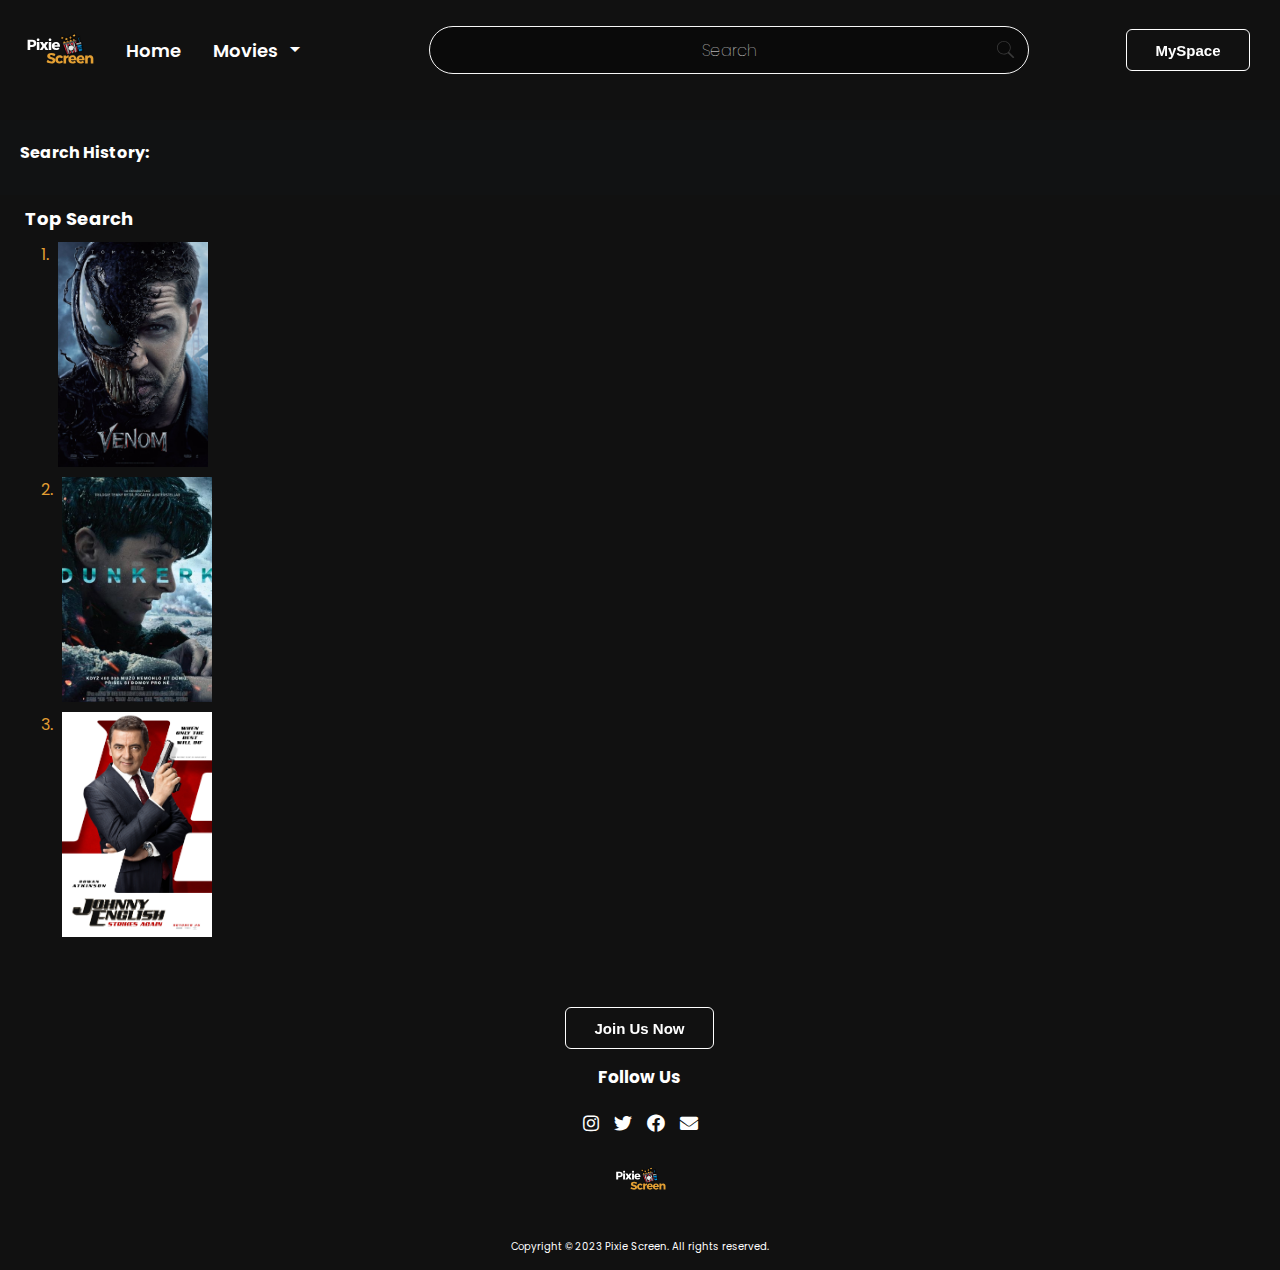
<file: search.html>
<!DOCTYPE html>
<html lang="en">
<head>
    <meta charset="UTF-8">
    <meta name="viewport" content="width=device-width, initial-scale=1.0">
    <title>PixieScreen</title>
    <link href='https://unpkg.com/boxicons@2.1.4/css/boxicons.min.css' rel='stylesheet'>
    <link rel="shortcut icon" sizes="48x48" href="images/titlelogo.svg" type="image/x-icon">
    <link rel="stylesheet" href="search.css">
    <link rel="stylesheet" href="responsive.css">
    <link href="https://fonts.googleapis.com/icon?family=Material+Icons" rel="stylesheet">
    <link rel="stylesheet" href="https://cdnjs.cloudflare.com/ajax/libs/font-awesome/6.2.1/css/all.min.css">
    <link rel="stylesheet" href="https://cdnjs.cloudflare.com/ajax/libs/font-awesome/4.7.0/css/font-awesome.min.css">
    <link rel="stylesheet" href="https://cdnjs.cloudflare.com/ajax/libs/font-awesome/5.15.3/css/all.min.css">
</head>
<body>
    
    <!-- Navigation -->
    <div class="nav" id="nav">
        <div class="nav-left">
            <img src="images/logo.svg" alt="" class="nav__logo">
            <ul class="nav-links">
                <li class="nav-link"><a href="homepage.html">Home</a></li>
                <li class="nav-link movies">
                    <a href="moviespage.html">Movies
                        <span class="material-icons dropdown-icon">
                            arrow_drop_down
                        </span>
                    </a>
                    <ul class="dropdown">
                        <li><a href="topmoviepage.html">Top Movies</a></li>
                        <li><a href="genrepage.html">Genre</a></li>
                    </ul>
                </li>
            </ul>
        </div>
        <div class="search-header">
            <input placeholder="Search" class="search-header__input" type="text" />
            <button class="search-header__button">
              <svg
                fill="none"
                viewBox="0 0 18 18"
                height="18"
                width="18"
                class="search-header__icon"
              >
                <path
                  fill="#3A3A3A"
                  d="M7.132 0C3.197 0 0 3.124 0 6.97c0 3.844 3.197 6.969 7.132 6.969 1.557 0 2.995-.49 4.169-1.32L16.82 18 18 16.847l-5.454-5.342a6.846 6.846 0 0 0 1.718-4.536C14.264 3.124 11.067 0 7.132 0zm0 .82c3.48 0 6.293 2.748 6.293 6.15 0 3.4-2.813 6.149-6.293 6.149S.839 10.37.839 6.969C.839 3.568 3.651.82 7.132.82z"
                ></path>
              </svg>
            </button>
            <div id="search-history-container"></div>
          </div>
          
            <button class="btn"><a href="myspace.html">MySpace</a></button>
        </div>
    </div>
    <div id="search-history-section">
        <div class="current-search-term">
            <strong> Search History:</strong> <span id="current-search-term"></span>
        </div>
        <div id="search-history"></div>
    </div>
 
    <div class="row">
        <h2 class="titles">Top Search</h2>
        <div class="poster-list">
            <div class="movie-card">
                <span class="poster-number">1.</span>
                <img src="images/Myspace/m1.jpg" alt="" class="row_poster">
                <div class="movie-info">
                    <div class="movie-details">
                        <p class="movie-title">Venom (2018)</p>
                        <div class="movie-btns">
                            <button class="movie-btn watchButton" data-video="https://dl.dropboxusercontent.com/scl/fi/8om855jbzgw4jmiy310x6/homecoming.mp4?rlkey=1jggpo54aev08nsxltt621ha5&dl=0">
                                Watch
                            </button>
                            <button class="movie-btn"><i class="fa-solid fa-bookmark"></i>Watchlist</button>
                        </div>
                        <p class="synopsis">A failed reporter is bonded to an alien entity, one of many 
                           symbiotes who have invaded Earth. But the being takes a liking to 
                           Earth and decides to protect it.
                        </p>
                        <div class="rating">
                            <i class="fas fa-solid fa-star"></i>
                            <i class="fas fa-solid fa-star"></i>
                            <i class="fas fa-solid fa-star"></i>
                            <i class="fas fa-solid fa-star"></i>
                            <i class="fa-regular fa-star"></i>
                            <span class="rate">4/5</span>
                        </div>
                        <div class="tags">
                            <span class="tag">Sci-Fi</span>
                            <span class="tag">Action</span>
                        </div>
                    </div>
                </div>
            </div>
            <div class="movie-card">
                <span class="poster-number">2.</span>
                <img src="images/Myspace/m2.jpg" alt="" class="row_poster">
                <div class="movie-info">
                    <div class="movie-details">
                        <p class="movie-title">Dunkerk</p>
                        <div class="movie-btns">
                            <button class="movie-btn watchButton" data-video="https://dl.dropboxusercontent.com/scl/fi/8om855jbzgw4jmiy310x6/homecoming.mp4?rlkey=1jggpo54aev08nsxltt621ha5&dl=0">
                                Watch
                            </button>
                            <button class="movie-btn"><i class="fa-solid fa-bookmark"></i>Watchlist</button>
                        </div>
                        <p class="synopsis">A failed reporter is bonded to an alien entity, one of many 
                           symbiotes who have invaded Earth. But the being takes a liking to 
                           Earth and decides to protect it.
                        </p>
                        <div class="rating">
                            <i class="fas fa-solid fa-star"></i>
                            <i class="fas fa-solid fa-star"></i>
                            <i class="fas fa-solid fa-star"></i>
                            <i class="fas fa-solid fa-star"></i>
                            <i class="fa-regular fa-star"></i>
                            <span class="rate">4/5</span>
                        </div>
                        <div class="tags">
                            <span class="tag">Thriller</span>
                            <span class="tag">Action</span>
                        </div>
                    </div>
                </div>
            </div>
            <div class="movie-card">
                <span class="poster-number">3.</span>
                <img src="images/Myspace/coming1.jpg" alt="" class="row_poster">
                <div class="movie-info">
                    <div class="movie-details">
                        <p class="movie-title">Johnny English (2018)</p>
                        <div class="movie-btns">
                            <button class="movie-btn watchButton" data-video="https://dl.dropboxusercontent.com/scl/fi/8om855jbzgw4jmiy310x6/homecoming.mp4?rlkey=1jggpo54aev08nsxltt621ha5&dl=0">
                                Watch
                            </button>
                            <button class="movie-btn"><i class="fa-solid fa-bookmark"></i>Watchlist</button>
                        </div>
                        <p class="synopsis">A failed reporter is bonded to an alien entity, one of many 
                           symbiotes who have invaded Earth. But the being takes a liking to 
                           Earth and decides to protect it.
                        </p>
                        <div class="rating">
                            <i class="fas fa-solid fa-star"></i>
                            <i class="fas fa-solid fa-star"></i>
                            <i class="fas fa-solid fa-star"></i>
                            <i class="fas fa-solid fa-star"></i>
                            <i class="fa-regular fa-star"></i>
                            <span class="rate">4/5</span>
                        </div>
                        <div class="tags">
                            <span class="tag">Sci-Fi</span>
                            <span class="tag">Action</span>
                        </div>
                    </div>
                </div>
            </div>
        </div>
    </div>
   
            

   <!-- footer -->
   <footer>
    <div class="btnFooter">
        <button class="btnSignUp">Join Us Now</button>
    </div>
    <div class="footer-content">
        <h3 class="followUs title">Follow Us</h3>
        <ul class="followUs">
            <li><a href=""><i class="fab fa-brands fa-instagram"></i></a></li>
            <li><a href=""><i class="fab fa-brands fa-twitter"></i></a></li>
            <li><a href=""><i class="fab fa-brands fa-facebook"></i></a></li>
            <li><a href=""><i class="fas fa-regular fa-envelope"></i></a></li>
        </ul>
    </div>
    <div class="footer-content">
        <a href="#nav"><img src="images/logo.svg" alt="" class="nav__logoFooter"></a>
    </div>
    <div class="footer-content">
        <p class="copyrightFooter">Copyright &copy; 2023 Pixie Screen. All rights reserved.</p>
    </div>
</footer>

<!-- link to the javascript file -->
<script src="mainsc.js"></script>
    </body>
    </html>
</file>
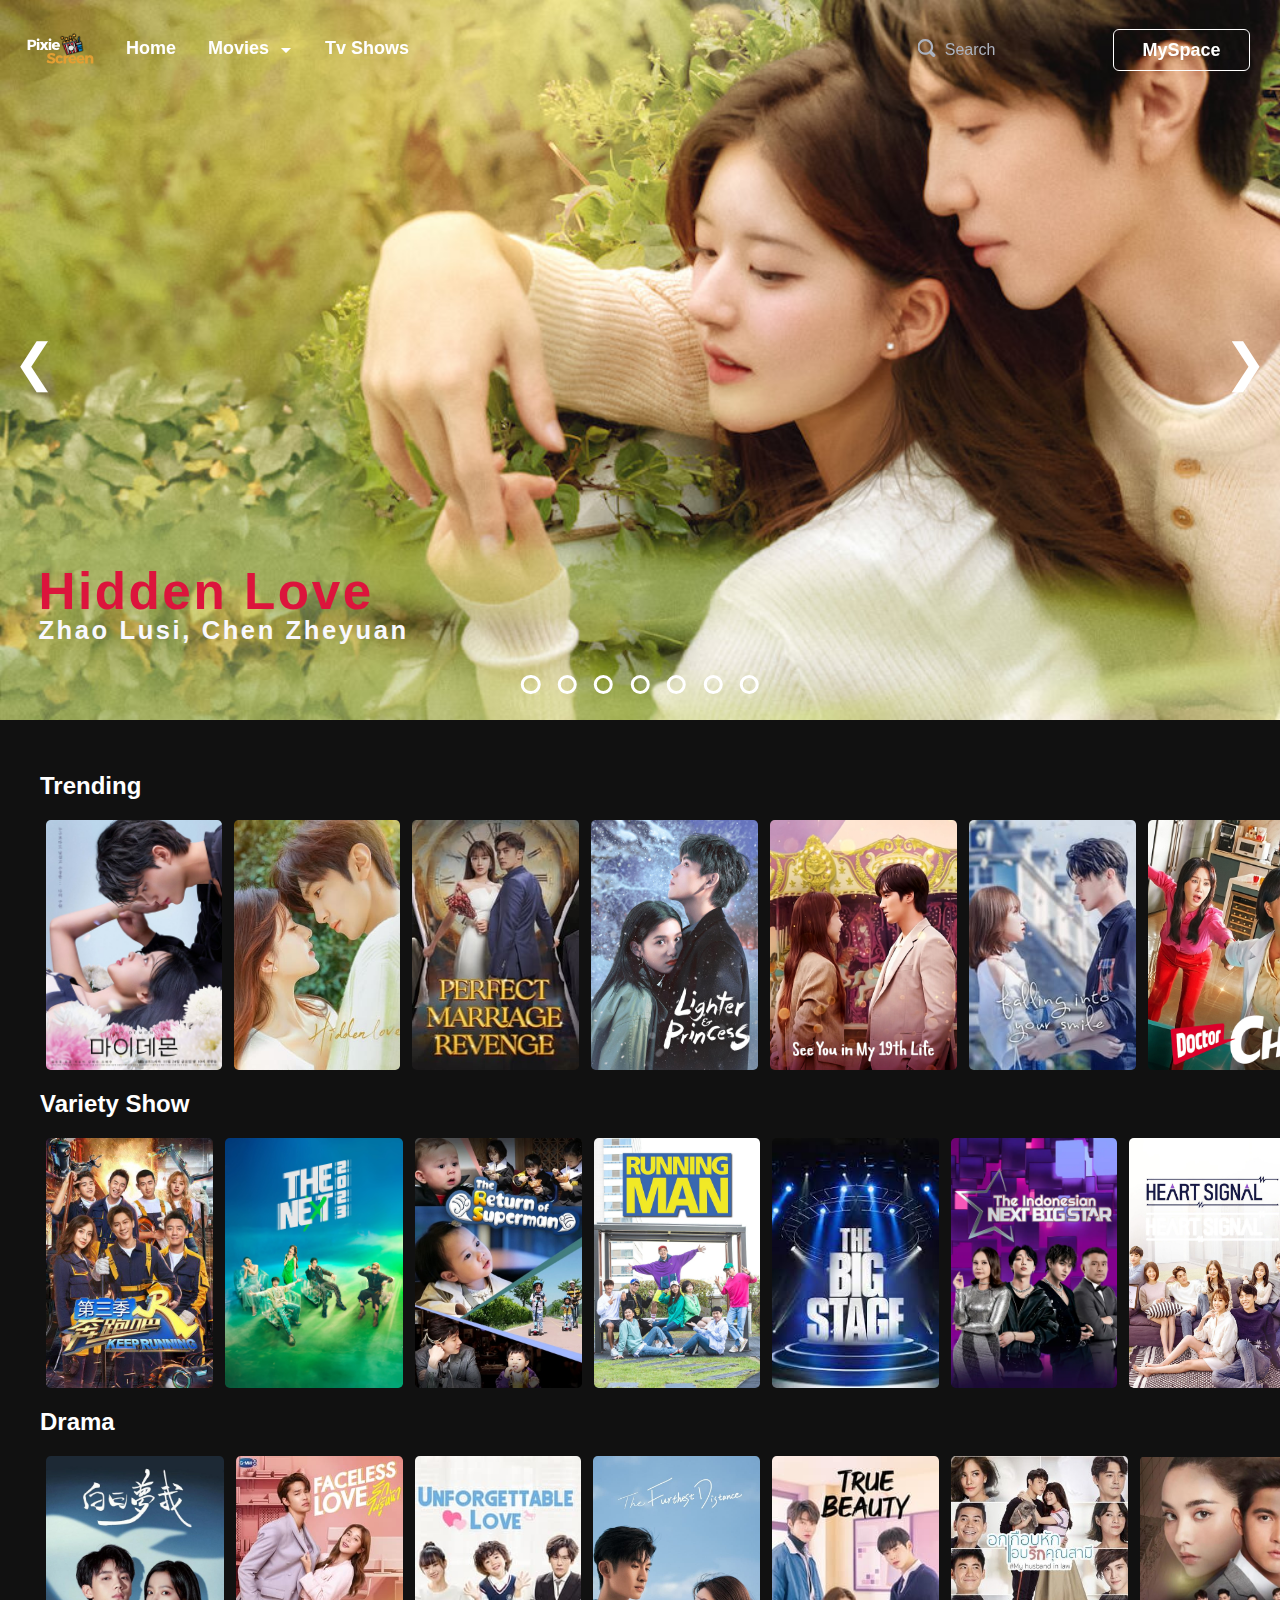
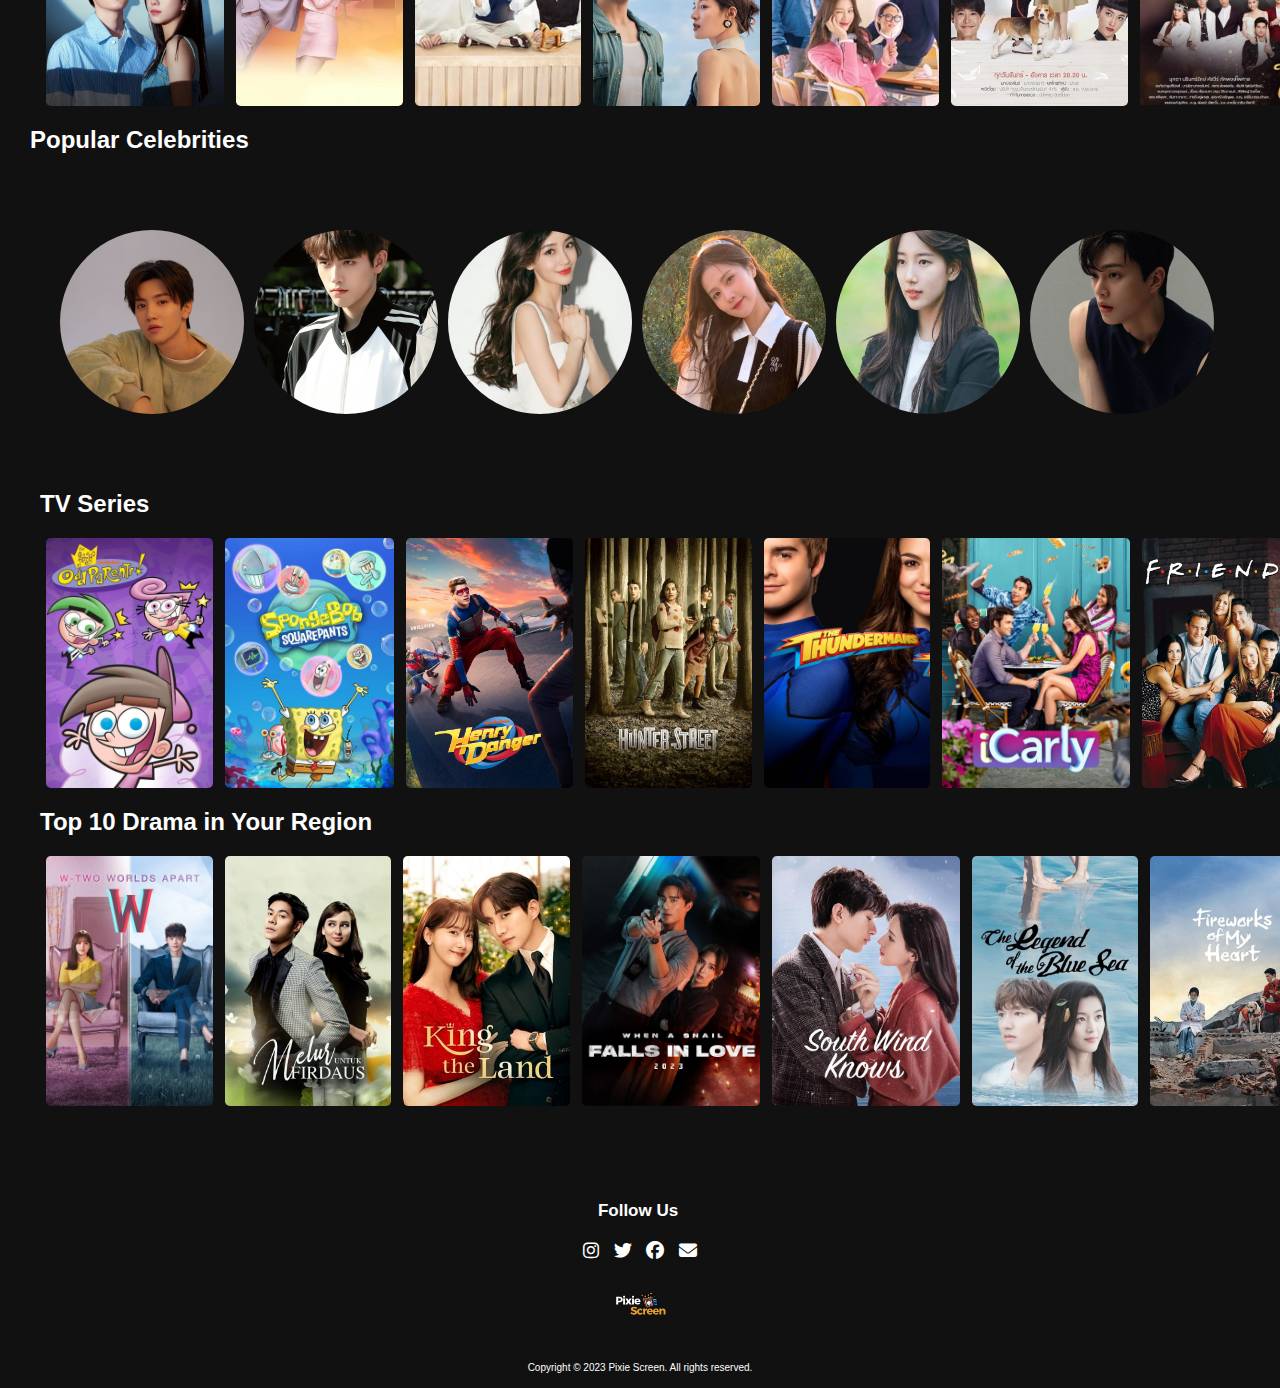
<file: tvshows.html>
<!DOCTYPE html>
<html lang="en">
<head>
    <meta charset="UTF-8">
    <meta name="viewport" content="width=device-width, initial-scale=1.0">
    <title>PixieScreen</title>
    <link href='https://unpkg.com/boxicons@2.1.4/css/boxicons.min.css' rel='stylesheet'>
    <link rel="shortcut icon" sizes="48x48" href="images/titlelogo.svg" type="image/x-icon">
    <link rel="stylesheet" href="tvshows.css">
    <link rel="stylesheet" href="tvresponsive.css">
    <link href="https://fonts.googleapis.com/icon?family=Material+Icons" rel="stylesheet">
    <link rel="stylesheet" href="https://cdnjs.cloudflare.com/ajax/libs/font-awesome/4.7.0/css/font-awesome.min.css">
    <link rel="stylesheet" href="https://cdnjs.cloudflare.com/ajax/libs/font-awesome/6.2.1/css/all.min.css">
</head>

<body> 
<div class="header">
    <!-- Navigation -->
    <div class="nav" id="nav">
        <div class="nav-left">
            <img src="images/logo.svg" alt="" class="nav__logo">
            <ul class="nav-links">
                <li class="nav-link"><a href="homepage.html">Home</a></li> 
                <li class="nav-link movies">
                    <a href="moviespage.html">Movies
                        <span class="material-icons dropdown-icon">
                            arrow_drop_down
                        </span>
                    </a>
                    <ul class="dropdown">
                        <li><a href="topmoviepage.html">Top Movies</a></li>
                        <li><a href="genrepage.html">Genre</a></li>
                    </ul>
                </li>
                <li class="nav-link"><a href="#">Tv Shows</a></li>
            </ul>
        </div>
        <div class="nav-right">
            <div class="inputBox_container">
                <a href="search.html">
                    <svg class="search_icon" xmlns="http://www.w3.org/2000/svg" viewBox="0 0 48 48" alt="search icon">
                        <path d="M46.599 46.599a4.498 4.498 0 0 1-6.363 0l-7.941-7.941C29.028 40.749 25.167 42 21 42 9.402 42 0 32.598 
                                 0 21S9.402 0 21 0s21 9.402 21 21c0 4.167-1.251 8.028-3.342 11.295l7.941 7.941a4.498 4.498 0 0 1 0 6.363zM21 
                                 6C12.717 6 6 12.714 6 21s6.717 15 15 15c8.286 0 15-6.714 15-15S29.286 6 21 6z">
                        </path>
                    </svg>
                </a>
                <input class="inputBox" id="inputBox" type="text" placeholder="Search">
              </div>
            <button class="btn"><a href="myspace.html">MySpace</a></button>
        </div>
    </div>
</div> 

    <!---slideshow-->
    <div class="slider">

		<div class="myslide fade">
			<img src="images/TV Shows/1.jpg" style="width: 100%; height: 100%;">
            <div class="txt">
				<h1>Hidden Love</h1>
				<p>Zhao Lusi, Chen Zheyuan</p>
			</div>
		</div>
		
		<div class="myslide fade">
			<img src="images/TV Shows/2.webp" style="width: 100%; height: 100%;">
            <div class="txt">
				<h1>My Demon</h1>
				<p>Kim Yoo Jung, Song Kang</p>
			</div>
		</div>
		
		<div class="myslide fade">
			<img src="images/TV Shows/3.jpg" style="width: 100%; height: 100%;">
            <div class="txt">
				<h1>Falling Into Your Smile</h1>
				<p>Cheng Xiao, Xu Kai</p>
			</div>
		</div>
		
		<div class="myslide fade">
			<img src="images/TV Shows/4.avif" style="width: 100%; height: 100%;">
            <div class="txt">
				<h1>Perfect Marriage Revenge</h1>
				<p>Jung Yoo Min, Sung Hoon</p>
			</div>
		</div>
		
		<div class="myslide fade">
			<img src="images/TV Shows/5.webp" style="width: 100%; height: 100%;">
            <div class="txt">
				<h1>Lighter & Princess</h1>
				<p>Zhang Jingyi, Chen Feiyu</p>
			</div>
		</div>

        <div class="myslide fade">
			<img src="images/TV Shows/6.jpg" style="width: 100%; height: 100%;">
            <div class="txt">
				<h1>See You In My 19th Life</h1>
				<p>Shin Hye Sun, Ahn Bo Hyun</p>
			</div>
		</div>

        <div class="myslide fade">
			<img src="images/TV Shows/7.webp" style="width: 100%; height: 100%;">
            <div class="txt">
				<h1>When I Fly Towards You</h1>
				<p>Zhang Miaoyi, Zhou Yiran</p>
			</div>
		</div>

        <a class="prev" onclick="plusSlides(-1)">&#10094;</a>
  		<a class="next" onclick="plusSlides(1)">&#10095;</a>
		
		<div class="dotsbox" style="text-align:center">
			<span class="dot" onclick="currentSlide(1)"></span>
			<span class="dot" onclick="currentSlide(2)"></span>
			<span class="dot" onclick="currentSlide(3)"></span>
			<span class="dot" onclick="currentSlide(4)"></span>
			<span class="dot" onclick="currentSlide(5)"></span>
            <span class="dot" onclick="currentSlide(6)"></span>
            <span class="dot" onclick="currentSlide(7)"></span>
		</div>
    </div>

    <!--Trending-->
    <div class="row firstRow">
        <h2 class="titles">Trending</h2>
        
        <div class="row_posters">

            <div class="movie-card">
                <img src="images/Trending/1.jpeg" alt="MD" class="row_poster row_posterLarge">
                <div class="movie-info">
                    <div class="movie-details">
                        <p class="movie-title">My Demon (2023)</p>
                        <div class="movie-btns">
                            <button class="movie-btn watchButton" data-video="https://www.dropbox.com/scl/fi/h6kbr5ispc6m98nw6lpjx/endgame.mp4?rlkey=ehmnu49oqixhh26aj4bt3utx8&dl=0">
                                Watch
                            </button>
                            <button class="movie-btn"><i class="fa-solid fa-bookmark"></i>Watchlist</button>
                        </div>
                        <p class="synopsis">Do Do Hee successor of the Future Group. 
                        Do Do Hee gets involved with a demon named Jung Gu Won and makes a contract marriage with him.
                        He gets involved with Do Do Hee and somehow loses his power. 
                        To prevent his own extinction, he must protect Do Do Hee who has taken all of his power.
                        </p>
                        <div class="rating">
                            <i class="fas fa-solid fa-star"></i>
                            <i class="fas fa-solid fa-star"></i>
                            <i class="fas fa-solid fa-star"></i>
                            <i class="fas fa-solid fa-star"></i>
                            <i class="fas fa-solid fa-star"></i>
                            <span class="rate">5/5</span>
                        </div>
                        <div class="tags">
                            <span class="tag">Comedy</span>
                            <span class="tag">Romance</span>
                        </div> 
                    </div>
                </div>
            </div>

            <div class="movie-card">
                <img src="images/Trending/2.jpg" alt="HL" class="row_poster row_posterLarge">
                <div class="movie-info">
                    <div class="movie-details">
                        <p class="movie-title">Hidden Love (2023)</p>
                        <div class="movie-btns">
                            <button class="movie-btn watchButton" data-video="https://www.dropbox.com/scl/fi/h6kbr5ispc6m98nw6lpjx/endgame.mp4?rlkey=ehmnu49oqixhh26aj4bt3utx8&dl=0">
                                Watch
                            </button>
                            <button class="movie-btn"><i class="fa-solid fa-bookmark"></i>Watchlist</button>
                        </div>
                        <p class="synopsis">Sang Zhi fell in love with Duan Jia Xu, the boy who often comes to her house to play games in her older brother's room.
                        Sang Zhi had a crush on Duan Jia Xu when she was young, but they lost contact afterwards. 
                        Later, she attended the university at the city he is working at and they started to grow closer and slowly fall in love.
                        </p>
                        <div class="rating">
                            <i class="fas fa-solid fa-star"></i>
                            <i class="fas fa-solid fa-star"></i>
                            <i class="fas fa-solid fa-star"></i>
                            <i class="fas fa-solid fa-star"></i>
                            <i class="fas fa-solid fa-star"></i>
                            <span class="rate">5/5</span>
                        </div>
                        <div class="tags">
                            <span class="tag">Comedy</span>
                            <span class="tag">Romance</span>
                        </div>
                    </div>
                </div>
            </div>

            <div class="movie-card">
                <img src="images/Trending/3.jpg" alt="PMR" class="row_poster row_posterLarge">
                <div class="movie-info">
                    <div class="movie-details">
                        <p class="movie-title">Perfect Marriage Revenge (2023)</p>
                        <div class="movie-btns">
                            <button class="movie-btn watchButton" data-video="https://www.dropbox.com/scl/fi/h6kbr5ispc6m98nw6lpjx/endgame.mp4?rlkey=ehmnu49oqixhh26aj4bt3utx8&dl=0">
                                Watch
                            </button>
                            <button class="movie-btn"><i class="fa-solid fa-bookmark"></i>Watchlist</button>
                        </div>
                        <p class="synopsis">Han Yi Joo who was adopted by Han Ji Woong and Lee Jung Hye.
                        However she was not loved by her adopted family. 
                        She approached Seo Do Guk whom Han Yoo Ra, her younger sister like.
                        She proposed contract marriage to him. 
                        Will he accept it?
                        </p>
                        <div class="rating">
                            <i class="fas fa-solid fa-star"></i>
                            <i class="fas fa-solid fa-star"></i>
                            <i class="fas fa-solid fa-star"></i>
                            <i class="fas fa-solid fa-star"></i>
                            <i class="fa-regular fa-star"></i>
                            <span class="rate">4/5</span>
                        </div>
                        <div class="tags">
                            <span class="tag">Fantasy</span>
                            <span class="tag">Romance</span>
                        </div>
                    </div>
                </div>
            </div>

            <div class="movie-card">
                <img src="images/Trending/4.jpg" alt="L&P" class="row_poster row_posterLarge">
                <div class="movie-info">
                    <div class="movie-details">
                        <p class="movie-title">Lighter&Princess (2022)</p>
                        <div class="movie-btns">
                            <button class="movie-btn watchButton" data-video="https://www.dropbox.com/scl/fi/h6kbr5ispc6m98nw6lpjx/endgame.mp4?rlkey=ehmnu49oqixhh26aj4bt3utx8&dl=0">
                                Watch
                            </button>
                            <button class="movie-btn"><i class="fa-solid fa-bookmark"></i>Watchlist</button>
                        </div>
                        <p class="synopsis">Li Xun who entered college as top scorer of the national college entrance exams.
                        Zhu Yun who just begun her college life ordinarily.
                        They don't get along well. 
                        But then, something happen that change their life completely.
                        </p>
                        <div class="rating">
                            <i class="fas fa-solid fa-star"></i>
                            <i class="fas fa-solid fa-star"></i>
                            <i class="fas fa-solid fa-star"></i>
                            <i class="fas fa-solid fa-star"></i>
                            <i class="fas fa-solid fa-star"></i>
                            <span class="rate">5/5</span>
                        </div>
                        <div class="tags">
                            <span class="tag">Youth</span>
                            <span class="tag">Romance</span>
                        </div>
                    </div>
                </div>
            </div>

            <div class="movie-card">
                <img src="images/Trending/5.jpg" alt="SYiM19L" class="row_poster row_posterLarge">
                <div class="movie-info">
                    <div class="movie-details">
                        <p class="movie-title">See You in My 19th Life (2023)</p>
                        <div class="movie-btns">
                            <button class="movie-btn watchButton" data-video="https://www.dropbox.com/scl/fi/h6kbr5ispc6m98nw6lpjx/endgame.mp4?rlkey=ehmnu49oqixhh26aj4bt3utx8&dl=0">
                                Watch
                            </button>
                            <button class="movie-btn"><i class="fa-solid fa-bookmark"></i>Watchlist</button>
                        </div>
                        <p class="synopsis">Ban Ji Eum has an extraordinary ability. 
                        She can remember all her past lives. 
                        After her previous life is cut short by a tragic accident, she sets out to reconnect with the people of her past life in her current one.
                        Will memories of her 18th life sabotage romance in her 19th? Or will love endure across different lives?
                        </p>
                        <div class="rating">
                            <i class="fas fa-solid fa-star"></i>
                            <i class="fas fa-solid fa-star"></i>
                            <i class="fas fa-solid fa-star"></i>
                            <i class="fa-regular fa-star"></i>
                            <i class="fa-regular fa-star"></i>
                            <span class="rate">3/5</span>
                        </div>
                        <div class="tags">
                            <span class="tag">Fantasy</span>
                            <span class="tag">Romance</span>
                        </div>
                    </div>
                </div>
            </div>

            <div class="movie-card">
                <img src="images/Trending/6.jpg" alt="FIYS" class="row_poster row_posterLarge">
                <div class="movie-info">
                    <div class="movie-details">
                        <p class="movie-title">Falling into Your Smile (2021)</p>
                        <div class="movie-btns">
                            <button class="movie-btn watchButton" data-video="https://www.dropbox.com/scl/fi/h6kbr5ispc6m98nw6lpjx/endgame.mp4?rlkey=ehmnu49oqixhh26aj4bt3utx8&dl=0">
                                Watch
                            </button>
                            <button class="movie-btn"><i class="fa-solid fa-bookmark"></i>Watchlist</button>
                        </div>
                        <p class="synopsis">ZGDX OPL captain, Lu Si Cheng. 
                        A popular player inside and outside the gaming world for his good gaming skill and handsome face.
                        The lollipop lover Tong Yao who obsessed with OPL have an exceptionally good skills. 
                        What will happen to her as first ever female player playing professionally.
                        </p>
                        <div class="rating">
                            <i class="fas fa-solid fa-star"></i>
                            <i class="fas fa-solid fa-star"></i>
                            <i class="fas fa-solid fa-star"></i>
                            <i class="fas fa-solid fa-star"></i>
                            <i class="fas fa-solid fa-star"></i>
                            <span class="rate">5/5</span>
                        </div>
                        <div class="tags">
                            <span class="tag">Sports</span>
                            <span class="tag">Youth</span>
                        </div>
                    </div>
                </div>
            </div>

            <div class="movie-card">
                <img src="images/Trending/7.jpg" alt="DC" class="row_poster row_posterLarge">
                <div class="movie-info">
                    <div class="movie-details">
                        <p class="movie-title">Doctor Cha (2023)</p>
                        <div class="movie-btns">
                            <button class="movie-btn watchButton" data-video="https://www.dropbox.com/scl/fi/h6kbr5ispc6m98nw6lpjx/endgame.mp4?rlkey=ehmnu49oqixhh26aj4bt3utx8&dl=0">
                                Watch
                            </button>
                            <button class="movie-btn"><i class="fa-solid fa-bookmark"></i>Watchlist</button>
                        </div>
                        <p class="synopsis">Cha Jung Sook is married to Seo In Ho, who works as a chief surgeon at a university hospital.
                        Cha Jung Sook has been a full time housewife for 20 years giving up her career as a doctor during her medical resident years.
                        After all those years, she decides to restart her medical resident course.
                        </p>
                        <div class="rating">
                            <i class="fas fa-solid fa-star"></i>
                            <i class="fas fa-solid fa-star"></i>
                            <i class="fas fa-solid fa-star"></i>
                            <i class="fas fa-solid fa-star"></i>
                            <i class="fa-regular fa-star"></i>
                            <span class="rate">4/5</span>
                        </div>
                        <div class="tags">
                            <span class="tag">Comedy</span>
                            <span class="tag">Medical</span>
                        </div>
                    </div>
                </div>
            </div>

            <div class="movie-card">
                <img src="images/Trending/8.jpg" alt="WIFTY" class="row_poster row_posterLarge">
                <div class="movie-info">
                    <div class="movie-details">
                        <p class="movie-title">When I Fly Towards You (2023)</p>
                        <div class="movie-btns">
                            <button class="movie-btn watchButton" data-video="https://www.dropbox.com/scl/fi/h6kbr5ispc6m98nw6lpjx/endgame.mp4?rlkey=ehmnu49oqixhh26aj4bt3utx8&dl=0">
                                Watch
                            </button>
                            <button class="movie-btn"><i class="fa-solid fa-bookmark"></i>Watchlist</button>
                        </div>
                        <p class="synopsis">Su Zai Zai encounters the aloof and cool Zhang Lu Rang and falls in love with him at first sight.
                        Behind Zhang Lu Rang's outstanding academic performance, he constantly doubts himself on the inside.
                        However his life's change when he meet bubbly and straightforward Su Zai Zai.
                        </p>
                        <div class="rating">
                            <i class="fas fa-solid fa-star"></i>
                            <i class="fas fa-solid fa-star"></i>
                            <i class="fas fa-solid fa-star"></i>
                            <i class="fas fa-solid fa-star"></i>
                            <i class="fas fa-solid fa-star"></i>
                            <span class="rate">5/5</span>
                        </div>
                        <div class="tags">
                            <span class="tag">Comedy</span>
                            <span class="tag">Romance</span>
                        </div>
                    </div>
                </div>
            </div>

            <div class="movie-card">
                <img src="images/Trending/9.jpg" alt=ToNT" class="row_poster row_posterLarge">
                <div class="movie-info">
                    <div class="movie-details">
                        <p class="movie-title">Tale of Nine Tailed 1938 (2023)</p>
                        <div class="movie-btns">
                            <button class="movie-btn watchButton" data-video="https://www.dropbox.com/scl/fi/h6kbr5ispc6m98nw6lpjx/endgame.mp4?rlkey=ehmnu49oqixhh26aj4bt3utx8&dl=0">
                                Watch
                            </button>
                            <button class="movie-btn"><i class="fa-solid fa-bookmark"></i>Watchlist</button>
                        </div>
                        <p class="synopsis">An unexpected case leads Lee Yeon back in time, where he reencounters Ryu Hoog Joo,
                        once a guardian spirit of the mountain in the west and another former guardian spirit also an ex-friend, Chen Moo Young.
                        Lee Yeon struggle to return to the present.
                        </p>
                        <div class="rating">
                            <i class="fas fa-solid fa-star"></i>
                            <i class="fas fa-solid fa-star"></i>
                            <i class="fas fa-solid fa-star"></i>
                            <i class="fas fa-solid fa-star"></i>
                            <i class="fas fa-solid fa-star"></i>
                            <span class="rate">5/5</span>
                        </div>
                        <div class="tags">
                            <span class="tag">Comedy</span>
                            <span class="tag">Horror</span>
                        </div>
                    </div>
                </div>
            </div>

            <div class="movie-card">
                <img src="images/Trending/10.jpg" alt="TaHaJR" class="row_poster row_posterLarge">
                <div class="movie-info">
                    <div class="movie-details">
                        <p class="movie-title">Time and Him are Just Right (2022)</p>
                        <div class="movie-btns">
                            <button class="movie-btn watchButton" data-video="https://www.dropbox.com/scl/fi/h6kbr5ispc6m98nw6lpjx/endgame.mp4?rlkey=ehmnu49oqixhh26aj4bt3utx8&dl=0">
                                Watch
                            </button>
                            <button class="movie-btn"><i class="fa-solid fa-bookmark"></i>Watchlist</button>
                        </div>
                        <p class="synopsis">The stubborn, adorable Lin Xi approaches the crafty top student Ji Jun Xing on purpose. 
                        Throughtout their opportunistic friendship, feeling blossom between the two as they make their own dreams and goals come true together.
                        </p>
                        <div class="rating">
                            <i class="fas fa-solid fa-star"></i>
                            <i class="fas fa-solid fa-star"></i>
                            <i class="fas fa-solid fa-star"></i>
                            <i class="fa-regular fa-star"></i>
                            <i class="fa-regular fa-star"></i>
                            <span class="rate">3/5</span>
                        </div>
                        <div class="tags">
                            <span class="tag">Youth</span>
                            <span class="tag">Romance</span>
                        </div>
                    </div>
                </div>
            </div>
        </div>
    </div>

    <!--Variety Show-->
    <div class="row secondRow">
        <h2 class="titles">Variety Show</h2>
        <div class="row_posters">

            <div class="movie-card">
                <img src="images/Variety Show/1.jpg" alt="KR" class="row_poster row_posterLarge">
                <div class="movie-info">
                    <div class="movie-details">
                        <p class="movie-title">Keep Running S9</p>
                        <div class="movie-btns">
                            <button class="movie-btn watchButton" data-video="https://www.dropbox.com/scl/fi/h6kbr5ispc6m98nw6lpjx/endgame.mp4?rlkey=ehmnu49oqixhh26aj4bt3utx8&dl=0">
                                Watch
                            </button>
                            <button class="movie-btn"><i class="fa-solid fa-bookmark"></i>Watchlist</button>
                        </div>
                        <p class="synopsis">A reality-variety show that stars 7 regular members. 
                        In each episode, they must complete missions at famous landmarks to win the race. 
                        The missions almost always feature running, hence the title.
                        Cast members also engage in name tag-ripping.
                        </p>
                        <div class="rating">
                            <i class="fas fa-solid fa-star"></i>
                            <i class="fas fa-solid fa-star"></i>
                            <i class="fas fa-solid fa-star"></i>
                            <i class="fas fa-solid fa-star"></i>
                            <i class="fas fa-solid fa-star"></i>
                            <span class="rate">5/5</span>
                        </div>
                        <div class="tags">
                            <span class="tag">Comedy</span>
                            <span class="tag">Adventure</span>
                        </div>
                    </div>
                </div>
            </div>

            <div class="movie-card">
                <img src="images/Variety Show/2.webp" alt="TN" class="row_poster row_posterLarge">
                <div class="movie-info">
                    <div class="movie-details">
                        <p class="movie-title">The Next 2023</p>
                        <div class="movie-btns">
                            <button class="movie-btn watchButton" data-video="https://www.dropbox.com/scl/fi/h6kbr5ispc6m98nw6lpjx/endgame.mp4?rlkey=ehmnu49oqixhh26aj4bt3utx8&dl=0">
                                Watch
                            </button>
                            <button class="movie-btn"><i class="fa-solid fa-bookmark"></i>Watchlist</button>
                        </div>
                        <p class="synopsis">26 performers, who are at different stages in their music careers as well as in life, 
                        step up on stage to perform as their authentic selves. 
                        Through different challenges, they compete against the others to earn a spot in the top 5.
                        </p>
                        <div class="rating">
                            <i class="fas fa-solid fa-star"></i>
                            <i class="fas fa-solid fa-star"></i>
                            <i class="fas fa-solid fa-star"></i>
                            <i class="fas fa-solid fa-star"></i>
                            <i class="fa-regular fa-star"></i>
                            <span class="rate">4/5</span>
                        </div>
                        <div class="tags">
                            <span class="tag">Competition</span>
                        </div>
                    </div>
                </div>
            </div>

            <div class="movie-card">
                <img src="images/Variety Show/3.jpg" alt="TRoS" class="row_poster row_posterLarge">
                <div class="movie-info">
                    <div class="movie-details">
                        <p class="movie-title">The Return of Superman</p>
                        <div class="movie-btns">
                            <button class="movie-btn watchButton" data-video="https://www.dropbox.com/scl/fi/h6kbr5ispc6m98nw6lpjx/endgame.mp4?rlkey=ehmnu49oqixhh26aj4bt3utx8&dl=0">
                                Watch
                            </button>
                            <button class="movie-btn"><i class="fa-solid fa-bookmark"></i>Watchlist</button>
                        </div>
                        <p class="synopsis">Celebrity dads are left to care for their kids alone for 48 hours without the help of anyone, while their wives leave the home to enjoy some relaxing time off. 
                        Occasionally celebrity friends of the dads will stop by to interact with the kids. 
                        </p>
                        <div class="rating">
                            <i class="fas fa-solid fa-star"></i>
                            <i class="fas fa-solid fa-star"></i>
                            <i class="fas fa-solid fa-star"></i>
                            <i class="fa-regular fa-star"></i>
                            <i class="fa-regular fa-star"></i>
                            <span class="rate">3/5</span>
                        </div>
                        <div class="tags">
                            <span class="tag">Relationship</span>
                        </div>
                    </div>
                </div>
            </div>

            <div class="movie-card">
                <img src="images/Variety Show/4.jpg" alt="RM" class="row_poster row_posterLarge">
                <div class="movie-info">
                    <div class="movie-details">
                        <p class="movie-title">Running Man</p>
                        <div class="movie-btns">
                            <button class="movie-btn watchButton" data-video="https://www.dropbox.com/scl/fi/h6kbr5ispc6m98nw6lpjx/endgame.mp4?rlkey=ehmnu49oqixhh26aj4bt3utx8&dl=0">
                                Watch
                            </button>
                            <button class="movie-btn"><i class="fa-solid fa-bookmark"></i>Watchlist</button>
                        </div>
                        <p class="synopsis">In each episode, the members must compete in a series of games and missions to win the race. 
                        As they fight to win prizes and avoid penalties, the members show their chemistry with each other and the celebrity guests that occasionally join.
                        </p>
                        <div class="rating">
                            <i class="fas fa-solid fa-star"></i>
                            <i class="fas fa-solid fa-star"></i>
                            <i class="fas fa-solid fa-star"></i>
                            <i class="fas fa-solid fa-star"></i>
                            <i class="fa-regular fa-star"></i>
                            <span class="rate">4/5</span>
                        </div>
                        <div class="tags">
                            <span class="tag">Comedy</span>
                        </div>
                    </div>
                </div>
            </div>

            <div class="movie-card">
                <img src="images/Variety Show/5.jpeg" alt="BS" class="row_poster row_posterLarge">
                <div class="movie-info">
                    <div class="movie-details">
                        <p class="movie-title">Big Stage</p>
                        <div class="movie-btns">
                            <button class="movie-btn watchButton" data-video="https://www.dropbox.com/scl/fi/h6kbr5ispc6m98nw6lpjx/endgame.mp4?rlkey=ehmnu49oqixhh26aj4bt3utx8&dl=0">
                                Watch
                            </button>
                            <button class="movie-btn"><i class="fa-solid fa-bookmark"></i>Watchlist</button>
                        </div>
                        <p class="synopsis">A reality show for singer who just started their career as a singer and didn't make their name big yet.
                        Big Stage features the young talents in the music industry.
                        </p>
                        <div class="rating">
                            <i class="fas fa-solid fa-star"></i>
                            <i class="fas fa-solid fa-star"></i>
                            <i class="fa-regular fa-star"></i>
                            <i class="fa-regular fa-star"></i>
                            <i class="fa-regular fa-star"></i>
                            <span class="rate">2/5</span>
                        </div>
                        <div class="tags">
                            <span class="tag">Competition</span>
                        </div>
                    </div>
                </div>
            </div>

            <div class="movie-card">
                <img src="images/Variety Show/6.webp" alt="TINBS" class="row_poster row_posterLarge">
                <div class="movie-info">
                    <div class="movie-details">
                        <p class="movie-title">The Indonesian Next Big Star</p>
                        <div class="movie-btns">
                            <button class="movie-btn watchButton" data-video="https://www.dropbox.com/scl/fi/h6kbr5ispc6m98nw6lpjx/endgame.mp4?rlkey=ehmnu49oqixhh26aj4bt3utx8&dl=0">
                                Watch
                            </button>
                            <button class="movie-btn"><i class="fa-solid fa-bookmark"></i>Watchlist</button>
                        </div>
                        <p class="synopsis">Competition program searching for talented singer to be The Next Indonesian Big Star.
                        </p>
                        <div class="rating">
                            <i class="fas fa-solid fa-star"></i>
                            <i class="fas fa-solid fa-star"></i>
                            <i class="fas fa-solid fa-star"></i>
                            <i class="fa-regular fa-star"></i>
                            <i class="fa-regular fa-star"></i>
                            <span class="rate">3/5</span>
                        </div>
                        <div class="tags">
                            <span class="tag">Competition</span>
                        </div>
                    </div>
                </div>
            </div>

            <div class="movie-card">
                <img src="images/Variety Show/7.jpeg" alt="HS" class="row_poster row_posterLarge">
                <div class="movie-info">
                    <div class="movie-details">
                        <p class="movie-title">Heart Signal S2</p>
                        <div class="movie-btns">
                            <button class="movie-btn watchButton" data-video="https://www.dropbox.com/scl/fi/h6kbr5ispc6m98nw6lpjx/endgame.mp4?rlkey=ehmnu49oqixhh26aj4bt3utx8&dl=0">
                                Watch
                            </button>
                            <button class="movie-btn"><i class="fa-solid fa-bookmark"></i>Watchlist</button>
                        </div>
                        <p class="synopsis">They say love has its own language and these men and women of the Signal House will live together in one house to find someone they like.
                        Essentially, they're left to send their own indirect signals to the one who catches their eyes, and hope that person will pick up on the hint.
                        </p>
                        <div class="rating">
                            <i class="fas fa-solid fa-star"></i>
                            <i class="fas fa-solid fa-star"></i>
                            <i class="fas fa-solid fa-star"></i>
                            <i class="fa-regular fa-star"></i>
                            <i class="fa-regular fa-star"></i>
                            <span class="rate">3/5</span>
                        </div>
                        <div class="tags">
                            <span class="tag">Dating Show</span>
                            <span class="tag">Relationship</span>
                        </div>
                    </div>
                </div>
            </div>

            <div class="movie-card">
                <img src="images/Variety Show/8.jpg" alt="TYP" class="row_poster row_posterLarge">
                <div class="movie-info">
                    <div class="movie-details">
                        <p class="movie-title">The Youth Periplous S3</p>
                        <div class="movie-btns">
                            <button class="movie-btn watchButton" data-video="https://www.dropbox.com/scl/fi/h6kbr5ispc6m98nw6lpjx/endgame.mp4?rlkey=ehmnu49oqixhh26aj4bt3utx8&dl=0">
                                Watch
                            </button>
                            <button class="movie-btn"><i class="fa-solid fa-bookmark"></i>Watchlist</button>
                        </div>
                        <p class="synopsis">Youth Periplous takes the audience to explore beautiful sceneries, regional foods and local history across China. 
                        From the lens of civilian perspectives, the show gives the city a new channel to show itself more comprehensively. 
                        Insisting on bringing the culture and spirit of different cities to the audience with passion and showing the heart of the city to everyone.
                        </p>
                        <div class="rating">
                            <i class="fas fa-solid fa-star"></i>
                            <i class="fas fa-solid fa-star"></i>
                            <i class="fas fa-solid fa-star"></i>
                            <i class="fas fa-solid fa-star"></i>
                            <i class="fa-regular fa-star"></i>
                            <span class="rate">4/5</span>
                        </div>
                        <div class="tags">
                            <span class="tag">Travel</span>
                            <span class="tag">Comedy</span>
                        </div>
                    </div>
                </div>
            </div>

            <div class="movie-card">
                <img src="images/Variety Show/9.jpeg" alt="MOM" class="row_poster row_posterLarge">
                <div class="movie-info">
                    <div class="movie-details">
                        <p class="movie-title">Men On Mission</p>
                        <div class="movie-btns">
                            <button class="movie-btn watchButton" data-video="https://www.dropbox.com/scl/fi/h6kbr5ispc6m98nw6lpjx/endgame.mp4?rlkey=ehmnu49oqixhh26aj4bt3utx8&dl=0">
                                Watch
                            </button>
                            <button class="movie-btn"><i class="fa-solid fa-bookmark"></i>Watchlist</button>
                        </div>
                        <p class="synopsis">It is a sitcom talk show program set in a school. 
                        In each episode, new celebrity guests appear as transfer students at the 'Brother School' where seven mischievous brother students wait for them. 
                        The show consists of several dynamic sessions. 
                        </p>
                        <div class="rating">
                            <i class="fas fa-solid fa-star"></i>
                            <i class="fas fa-solid fa-star"></i>
                            <i class="fas fa-solid fa-star"></i>
                            <i class="fas fa-solid fa-star"></i>
                            <i class="fa-regular fa-star"></i>
                            <span class="rate">4/5</span>
                        </div>
                        <div class="tags">
                            <span class="tag">Comedy</span>
                        </div>
                    </div>
                </div>
            </div>

            <div class="movie-card">
                <img src="images/Variety Show/10.jpg" alt="HS" class="row_poster row_posterLarge">
                <div class="movie-info">
                    <div class="movie-details">
                        <p class="movie-title">Hello Summer</p>
                        <div class="movie-btns">
                            <button class="movie-btn watchButton" data-video="https://www.dropbox.com/scl/fi/h6kbr5ispc6m98nw6lpjx/endgame.mp4?rlkey=ehmnu49oqixhh26aj4bt3utx8&dl=0">
                                Watch
                            </button>
                            <button class="movie-btn"><i class="fa-solid fa-bookmark"></i>Watchlist</button>
                        </div>
                        <p class="synopsis">Young adults who come together on an island on the lookout for love. 
                        The contestants will live together in a pair of 2's, each in different houses.
                        Can these aspiring young adults convey their feelings?
                        </p>
                        <div class="rating">
                            <i class="fas fa-solid fa-star"></i>
                            <i class="fas fa-solid fa-star"></i>
                            <i class="fas fa-solid fa-star"></i>
                            <i class="fas fa-solid fa-star"></i>
                            <i class="fa-regular fa-star"></i>
                            <span class="rate">4/5</span>
                        </div>
                        <div class="tags">
                            <span class="tag">Dating Show</span>
                        </div>
                    </div>
                </div>
            </div>
        </div>
    </div>

    <!--Drama-->
    <div class="row thirdRow">
        <h2 class="titles">Drama</h2>
        <div class="row_posters">

            <div class="movie-card">
                <img src="images/Drama/1.jpg" alt="YAD" class="row_poster row_posterLarge">
                <div class="movie-info">
                    <div class="movie-details">
                        <p class="movie-title">You Are Desire (2023)</p>
                        <div class="movie-btns">
                            <button class="movie-btn watchButton" data-video="https://www.dropbox.com/scl/fi/h6kbr5ispc6m98nw6lpjx/endgame.mp4?rlkey=ehmnu49oqixhh26aj4bt3utx8&dl=0">
                                Watch
                            </button>
                            <button class="movie-btn"><i class="fa-solid fa-bookmark"></i>Watchlist</button>
                        </div>
                        <p class="synopsis">After Lin Yu Jing's parent divorce, she and her dad moved to a new city where she become seat mates 
                        with ill-tempered Shen Juan. They get reacquainted, seperated and reunited again in university.
                        </p>
                        <div class="rating">
                            <i class="fas fa-solid fa-star"></i>
                            <i class="fas fa-solid fa-star"></i>
                            <i class="fas fa-solid fa-star"></i>
                            <i class="fas fa-solid fa-star"></i>
                            <i class="fa-regular fa-star"></i>
                            <span class="rate">4/5</span>
                        </div>
                        <div class="tags">
                            <span class="tag">Romance</span>
                            <span class="tag">Youth</span>
                        </div>
                    </div>
                </div>
            </div>

            <div class="movie-card">
                <img src="images/Drama/2.jpg" alt="FL" class="row_poster row_posterLarge">
                <div class="movie-info">
                    <div class="movie-details">
                        <p class="movie-title">Faceless Love (2023)</p>
                        <div class="movie-btns">
                            <button class="movie-btn watchButton" data-video="https://www.dropbox.com/scl/fi/h6kbr5ispc6m98nw6lpjx/endgame.mp4?rlkey=ehmnu49oqixhh26aj4bt3utx8&dl=0">
                                Watch
                            </button>
                            <button class="movie-btn"><i class="fa-solid fa-bookmark"></i>Watchlist</button>
                        </div>
                        <p class="synopsis">Veekji a young CEO with prosopagnosia or 'face blindness' meaning he can't distinguish people's faces.
                        For this reason, he decide to hire an assistant to help cennect him with the world. 
                        Mirin becomes the girl responsible for that. Will his condition be cured?
                        </p>
                        <div class="rating">
                            <i class="fas fa-solid fa-star"></i>
                            <i class="fas fa-solid fa-star"></i>
                            <i class="fas fa-solid fa-star"></i>
                            <i class="fa-regular fa-star"></i>
                            <i class="fa-regular fa-star"></i>
                            <span class="rate">3/5</span>
                        </div>
                        <div class="tags">
                            <span class="tag">Romance</span>
                            <span class="tag">Comedy</span>
                        </div>
                    </div>
                </div>
            </div>

            <div class="movie-card">
                <img src="images/Drama/3.jpg" alt="UL" class="row_poster row_posterLarge">
                <div class="movie-info">
                    <div class="movie-details">
                        <p class="movie-title">Unforgettable Love (2021)</p>
                        <div class="movie-btns">
                            <button class="movie-btn watchButton" data-video="https://www.dropbox.com/scl/fi/h6kbr5ispc6m98nw6lpjx/endgame.mp4?rlkey=ehmnu49oqixhh26aj4bt3utx8&dl=0">
                                Watch
                            </button>
                            <button class="movie-btn"><i class="fa-solid fa-bookmark"></i>Watchlist</button>
                        </div>
                        <p class="synopsis">He Qiao Yan, CEO of Heshi Group and Qin Yi Yue, a child psychologist.
                        A rational, indifferent man and a soft optimistic, considerate, meticulous psychologist whose relationship 
                        develops from acquaintance to love.
                        </p>
                        <div class="rating">
                            <i class="fas fa-solid fa-star"></i>
                            <i class="fas fa-solid fa-star"></i>
                            <i class="fas fa-solid fa-star"></i>
                            <i class="fas fa-solid fa-star"></i>
                            <i class="fa-regular fa-star"></i>
                            <span class="rate">4/5</span>
                        </div>
                        <div class="tags">
                            <span class="tag">Romance</span>
                            <span class="tag">Comedy</span>
                        </div>
                    </div>
                </div>
            </div>

            <div class="movie-card">
                <img src="images/Drama/4.jpg" alt="TFD" class="row_poster row_posterLarge">
                <div class="movie-info">
                    <div class="movie-details">
                        <p class="movie-title">The Furthest Distance (2023)</p>
                        <div class="movie-btns">
                            <button class="movie-btn watchButton" data-video="https://www.dropbox.com/scl/fi/h6kbr5ispc6m98nw6lpjx/endgame.mp4?rlkey=ehmnu49oqixhh26aj4bt3utx8&dl=0">
                                Watch
                            </button>
                            <button class="movie-btn"><i class="fa-solid fa-bookmark"></i>Watchlist</button>
                        </div>
                        <p class="synopsis">Qin Yun Sheng is an emergency doctor, who has a house that need to be renovated 
                        and Su Ying is a focused interior designer. They meet because of their participation in a house renovation
                        reality tv show. Will the short meeting be able to capture the two heart?
                        </p>
                        <div class="rating">
                            <i class="fas fa-solid fa-star"></i>
                            <i class="fas fa-solid fa-star"></i>
                            <i class="fas fa-solid fa-star"></i>
                            <i class="fas fa-solid fa-star"></i>
                            <i class="fa-regular fa-star"></i>
                            <span class="rate">4/5</span>
                        </div>
                        <div class="tags">
                            <span class="tag">Romance</span>
                        </div>
                    </div>
                </div>
            </div>

            <div class="movie-card">
                <img src="images/Drama/5.jpg" alt="TB" class="row_poster row_posterLarge">
                <div class="movie-info">
                    <div class="movie-details">
                        <p class="movie-title">True Beauty (2020)</p>
                        <div class="movie-btns">
                            <button class="movie-btn watchButton" data-video="https://www.dropbox.com/scl/fi/h6kbr5ispc6m98nw6lpjx/endgame.mp4?rlkey=ehmnu49oqixhh26aj4bt3utx8&dl=0">
                                Watch
                            </button>
                            <button class="movie-btn"><i class="fa-solid fa-bookmark"></i>Watchlist</button>
                        </div>
                        <p class="synopsis">Lim Ju Gyeong who rises to pretty girl fame after she masters the art of makeup from youtube.
                        Lee Su Ho is an attractive and handsome boy who appears cold because of his dark past but actually very caring.
                        They grow when they share their secrets and find love with each other.
                        </p>
                        <div class="rating">
                            <i class="fas fa-solid fa-star"></i>
                            <i class="fas fa-solid fa-star"></i>
                            <i class="fas fa-solid fa-star"></i>
                            <i class="fas fa-solid fa-star"></i>
                            <i class="fa-regular fa-star"></i>
                            <span class="rate">4/5</span>
                        </div>
                        <div class="tags">
                            <span class="tag">Comedy</span>
                            <span class="tag">Youth</span>
                        </div>
                    </div>
                </div>
            </div>

            <div class="movie-card">
                <img src="images/Drama/6.jpg" alt="MHIL" class="row_poster row_posterLarge">
                <div class="movie-info">
                    <div class="movie-details">
                        <p class="movie-title">My Husband in Law (2020)</p>
                        <div class="movie-btns">
                            <button class="movie-btn watchButton" data-video="https://www.dropbox.com/scl/fi/h6kbr5ispc6m98nw6lpjx/endgame.mp4?rlkey=ehmnu49oqixhh26aj4bt3utx8&dl=0">
                                Watch
                            </button>
                            <button class="movie-btn"><i class="fa-solid fa-bookmark"></i>Watchlist</button>
                        </div>
                        <p class="synopsis">The smart and multi talented Muey lives with her crush, Thien for over seven years.
                        How will their relationship fare when Muey begins working at the same company? 
                        Is love possible for them in these circumstances?
                        </p>
                        <div class="rating">
                            <i class="fas fa-solid fa-star"></i>
                            <i class="fas fa-solid fa-star"></i>
                            <i class="fas fa-solid fa-star"></i>
                            <i class="fa-regular fa-star"></i>
                            <i class="fa-regular fa-star"></i>
                            <span class="rate">3/5</span>
                        </div>
                        <div class="tags">
                            <span class="tag">Business</span>
                            <span class="tag">Comedy</span>
                        </div>
                    </div>
                </div>
            </div>

            <div class="movie-card">
                <img src="images/Drama/7.jpg" alt="SW" class="row_poster row_posterLarge">
                <div class="movie-info">
                    <div class="movie-details">
                        <p class="movie-title">So Wayree (2020)</p>
                        <div class="movie-btns">
                            <button class="movie-btn watchButton" data-video="https://www.dropbox.com/scl/fi/h6kbr5ispc6m98nw6lpjx/endgame.mp4?rlkey=ehmnu49oqixhh26aj4bt3utx8&dl=0">
                                Watch
                            </button>
                            <button class="movie-btn"><i class="fa-solid fa-bookmark"></i>Watchlist</button>
                        </div>
                        <p class="synopsis">Two real estate moguls who are sworn enemies are competing with each other to become the top in the industry. 
                        Parin never thought he would be part of the hatred. Growing up he never knew what having father was like.
                        Paramita the sole heiress of the famous real estate company. 
                        Parin and Paramita standing on opposite side of the line as enemies. 
                        Will they find love in each other?
                        </p>
                        <div class="rating">
                            <i class="fas fa-solid fa-star"></i>
                            <i class="fas fa-solid fa-star"></i>
                            <i class="fas fa-solid fa-star"></i>
                            <i class="fa-regular fa-star"></i>
                            <i class="fa-regular fa-star"></i>
                            <span class="rate">3/5</span>
                        </div>
                        <div class="tags">
                            <span class="tag">Romance</span>
                            <span class="tag">Business</span>
                        </div>
                    </div>
                </div>
            </div>

            <div class="movie-card">
                <img src="images/Drama/8.jpg" alt="SILY" class="row_poster row_posterLarge">
                <div class="movie-info">
                    <div class="movie-details">
                        <p class="movie-title">Shh... I Love You (2017)</p>
                        <div class="movie-btns">
                            <button class="movie-btn watchButton" data-video="https://www.dropbox.com/scl/fi/h6kbr5ispc6m98nw6lpjx/endgame.mp4?rlkey=ehmnu49oqixhh26aj4bt3utx8&dl=0">
                                Watch
                            </button>
                            <button class="movie-btn"><i class="fa-solid fa-bookmark"></i>Watchlist</button>
                        </div>
                        <p class="synopsis">Nadia who got heart donated from Sumayyah, Aidan late fiance.
                        Few years later Aidan and Nadia keep run into each other. 
                        Will Aidan and Nadia know the truth about the heart donator?
                        </p>
                        <div class="rating">
                            <i class="fas fa-solid fa-star"></i>
                            <i class="fas fa-solid fa-star"></i>
                            <i class="fas fa-solid fa-star"></i>
                            <i class="fas fa-solid fa-star"></i>
                            <i class="fa-regular fa-star"></i>
                            <span class="rate">4/5</span>
                        </div>
                        <div class="tags">
                            <span class="tag">Romance</span>
                        </div>
                    </div>
                </div>
            </div>

            <div class="movie-card">
                <img src="images/Drama/9.jpg" alt="LAP" class="row_poster row_posterLarge">
                <div class="movie-info">
                    <div class="movie-details">
                        <p class="movie-title">Love All Play (2022)</p>
                        <div class="movie-btns">
                            <button class="movie-btn watchButton" data-video="https://www.dropbox.com/scl/fi/h6kbr5ispc6m98nw6lpjx/endgame.mp4?rlkey=ehmnu49oqixhh26aj4bt3utx8&dl=0">
                                Watch
                            </button>
                            <button class="movie-btn"><i class="fa-solid fa-bookmark"></i>Watchlist</button>
                        </div>
                        <p class="synopsis">Park Tae Joon who naturally wound up in the world of badminton because of his parents badminton equipment business.
                        Park Tae Yang is a former aspiring Olymoian who had to leave badminton world for three year due to bribing scandal.
                        </p>
                        <div class="rating">
                            <i class="fas fa-solid fa-star"></i>
                            <i class="fas fa-solid fa-star"></i>
                            <i class="fas fa-solid fa-star"></i>
                            <i class="fas fa-solid fa-star"></i>
                            <i class="fa-regular fa-star"></i>
                            <span class="rate">4/5</span>
                        </div>
                        <div class="tags">
                            <span class="tag">Sports</span>
                            <span class="tag">Youth</span>
                        </div>
                    </div>
                </div>
            </div>

            <div class="movie-card">
                <img src="images/Drama/10.jpg" alt="PM" class="row_poster row_posterLarge">
                <div class="movie-info">
                    <div class="movie-details">
                        <p class="movie-title">Praomook (2021)</p>
                        <div class="movie-btns">
                            <button class="movie-btn watchButton" data-video="https://www.dropbox.com/scl/fi/h6kbr5ispc6m98nw6lpjx/endgame.mp4?rlkey=ehmnu49oqixhh26aj4bt3utx8&dl=0">
                                Watch
                            </button>
                            <button class="movie-btn"><i class="fa-solid fa-bookmark"></i>Watchlist</button>
                        </div>
                        <p class="synopsis">As a part of a supertitious marriage to ward off bad luck, 
                        teenagers Praomook and Chalantorn are temporarily married to help Chalantorn's luck.
                        Years later, they meet again at South Korea where Chalantorn gets shot. 
                        <div class="rating">
                            <i class="fas fa-solid fa-star"></i>
                            <i class="fas fa-solid fa-star"></i>
                            <i class="fas fa-solid fa-star"></i>
                            <i class="fa-regular fa-star"></i>
                            <i class="fa-regular fa-star"></i>
                            <span class="rate">3/5</span>
                        </div>
                        <div class="tags">
                            <span class="tag">Romance</span>
                            <span class="tag">Revenge</span>
                        </div>
                    </div>
                </div>
            </div>
        </div>
    </div>

    <!--Popular Celebrities-->
    <div class="celebrow">
        <h2>Popular Celebrities</h2>
        <div class="row_celeb celeb">
            <img src="images/celeb/1.jpeg" alt="" class="celeb">
            <img src="images/celeb/2.jpeg" alt="" class="celeb">
            <img src="images/celeb/3.jpeg" alt="" class="celeb">
            <img src="images/celeb/4.jpeg" alt="" class="celeb">
            <img src="images/celeb/5.jpeg" alt="" class="celeb">
            <img src="images/celeb/6.jpeg" alt="" class="celeb">
        </div>
    </div>

    <!--TV Series-->
    <div class="row fourthRow">
        <h2 class="titles">TV Series</h2>
        <div class="row_posters">

            <div class="movie-card">
                <img src="images/TV Series/1.jpeg" alt="FOP" class="row_poster row_posterLarge">
                <div class="movie-info">
                    <div class="movie-details">
                        <p class="movie-title">The Fairly Odd Parents</p>
                        <div class="movie-btns">
                            <button class="movie-btn watchButton" data-video="https://www.dropbox.com/scl/fi/h6kbr5ispc6m98nw6lpjx/endgame.mp4?rlkey=ehmnu49oqixhh26aj4bt3utx8&dl=0">
                                Watch
                            </button>
                            <button class="movie-btn"><i class="fa-solid fa-bookmark"></i>Watchlist</button>
                        </div>
                        <p class="synopsis">Timmy Turner, a young boy who is neglected by his parents and bullied
                        by his babysitter. However, his life takes an adventourous turn when he is granted two fairy 
                        godparents who fulfil his wishes.
                        </p>
                        <div class="rating">
                            <i class="fas fa-solid fa-star"></i>
                            <i class="fas fa-solid fa-star"></i>
                            <i class="fas fa-solid fa-star"></i>
                            <i class="fas fa-solid fa-star"></i>
                            <i class="fa-regular fa-star"></i>
                            <span class="rate">4/5</span>
                        </div>
                        <div class="tags">
                            <span class="tag">Comedy</span>
                            <span class="tag">Fantasy</span>
                        </div>
                    </div>
                </div>
            </div>

            <div class="movie-card">
                <img src="images/TV Series/2.jpeg" alt="SS" class="row_poster row_posterLarge">
                <div class="movie-info">
                    <div class="movie-details">
                        <p class="movie-title">Spongebob Squarepants</p>
                        <div class="movie-btns">
                            <button class="movie-btn watchButton" data-video="https://www.dropbox.com/scl/fi/h6kbr5ispc6m98nw6lpjx/endgame.mp4?rlkey=ehmnu49oqixhh26aj4bt3utx8&dl=0">
                                Watch
                            </button>
                            <button class="movie-btn"><i class="fa-solid fa-bookmark"></i>Watchlist</button>
                        </div>
                        <p class="synopsis">A yellow sea sponge named Spongebob Squarepants, who enjoys being a cook 
                        at Krusty Krab. Lives in the Pacific Ocean. He embarks on various adventures with his friends at Bikini Bottom.
                        </p>
                        <div class="rating">
                            <i class="fas fa-solid fa-star"></i>
                            <i class="fas fa-solid fa-star"></i>
                            <i class="fas fa-solid fa-star"></i>
                            <i class="fas fa-solid fa-star"></i>
                            <i class="fa-regular fa-star"></i>
                            <span class="rate">4/5</span>
                        </div>
                        <div class="tags">
                            <span class="tag">Comedy</span>
                            <span class="tag">Adventure</span>
                        </div>
                    </div>
                </div>
            </div>

            <div class="movie-card">
                <img src="images/TV Series/3.jpeg" alt="HD" class="row_poster row_posterLarge">
                <div class="movie-info">
                    <div class="movie-details">
                        <p class="movie-title">Henry Danger</p>
                        <div class="movie-btns">
                            <button class="movie-btn watchButton" data-video="https://www.dropbox.com/scl/fi/h6kbr5ispc6m98nw6lpjx/endgame.mp4?rlkey=ehmnu49oqixhh26aj4bt3utx8&dl=0">
                                Watch
                            </button>
                            <button class="movie-btn"><i class="fa-solid fa-bookmark"></i>Watchlist</button>
                        </div>
                        <p class="synopsis">Henry Hart, a thirteen year old boy who works secretly as Kid Danger, a sidekick
                        to superhero Captain Man, strives hard to protect his own exploits from being discovered by his family and friends.
                        </p>
                        <div class="rating">
                            <i class="fas fa-solid fa-star"></i>
                            <i class="fas fa-solid fa-star"></i>
                            <i class="fas fa-solid fa-star"></i>
                            <i class="fas fa-solid fa-star"></i>
                            <i class="fa-regular fa-star"></i>
                            <span class="rate">4/5</span>
                        </div>
                        <div class="tags">
                            <span class="tag">Comedy</span>
                            <span class="tag">Adventure</span>
                        </div>
                    </div>
                </div>
            </div>

            <div class="movie-card">
                <img src="images/TV Series/4.jpg" alt="HS" class="row_poster row_posterLarge">
                <div class="movie-info">
                    <div class="movie-details">
                        <p class="movie-title">Hunter Street</p>
                        <div class="movie-btns">
                            <button class="movie-btn watchButton" data-video="https://www.dropbox.com/scl/fi/h6kbr5ispc6m98nw6lpjx/endgame.mp4?rlkey=ehmnu49oqixhh26aj4bt3utx8&dl=0">
                                Watch
                            </button>
                            <button class="movie-btn"><i class="fa-solid fa-bookmark"></i>Watchlist</button>
                        </div>
                        <p class="synopsis">When Erik and Kate disappear, their foster children, Max, Sal, Anika, Tess and Daniel
                        get together and team up to find them.
                        </p>
                        <div class="rating">
                            <i class="fas fa-solid fa-star"></i>
                            <i class="fas fa-solid fa-star"></i>
                            <i class="fas fa-solid fa-star"></i>
                            <i class="fas fa-solid fa-star"></i>
                            <i class="fa-regular fa-star"></i>
                            <span class="rate">4/5</span>
                        </div>
                        <div class="tags">
                            <span class="tag">Comedy</span>
                            <span class="tag">Adventure</span>
                        </div>
                    </div>
                </div>
            </div>

            <div class="movie-card">
                <img src="images/TV Series/5.jpeg" alt="TM" class="row_poster row_posterLarge">
                <div class="movie-info">
                    <div class="movie-details">
                        <p class="movie-title">The Thundermans</p>
                        <div class="movie-btns">
                            <button class="movie-btn watchButton" data-video="https://www.dropbox.com/scl/fi/h6kbr5ispc6m98nw6lpjx/endgame.mp4?rlkey=ehmnu49oqixhh26aj4bt3utx8&dl=0">
                                Watch
                            </button>
                            <button class="movie-btn"><i class="fa-solid fa-bookmark"></i>Watchlist</button>
                        </div>
                        <p class="synopsis">Max and Phoebe are the Thunderman twins who belong to a super cool family
                        of superhumans. While Phoebe wants to use her abilities for good, Max is hell-bent on becoming a villain.
                        </p>
                        <div class="rating">
                            <i class="fas fa-solid fa-star"></i>
                            <i class="fas fa-solid fa-star"></i>
                            <i class="fas fa-solid fa-star"></i>
                            <i class="fas fa-solid fa-star"></i>
                            <i class="fa-regular fa-star"></i>
                            <span class="rate">4/5</span>
                        </div>
                        <div class="tags">
                            <span class="tag">Comedy</span>
                            <span class="tag">Adventure</span>
                        </div>
                    </div>
                </div>
            </div>

            <div class="movie-card">
                <img src="images/TV Series/6.jpg" alt="iC" class="row_poster row_posterLarge">
                <div class="movie-info">
                    <div class="movie-details">
                        <p class="movie-title">iCarly</p>
                        <div class="movie-btns">
                            <button class="movie-btn watchButton" data-video="https://www.dropbox.com/scl/fi/h6kbr5ispc6m98nw6lpjx/endgame.mp4?rlkey=ehmnu49oqixhh26aj4bt3utx8&dl=0">
                                Watch
                            </button>
                            <button class="movie-btn"><i class="fa-solid fa-bookmark"></i>Watchlist</button>
                        </div>
                        <p class="synopsis">Carly Shay finds her previously normal life turned upside down when her 
                        internet show, 'iCarly' becomes an instant smash with young Web heads. 
                        </p>
                        <div class="rating">
                            <i class="fas fa-solid fa-star"></i>
                            <i class="fas fa-solid fa-star"></i>
                            <i class="fas fa-solid fa-star"></i>
                            <i class="fas fa-solid fa-star"></i>
                            <i class="fa-regular fa-star"></i>
                            <span class="rate">4/5</span>
                        </div>
                        <div class="tags">
                            <span class="tag">Comedy</span>
                            <span class="tag">Family</span>
                        </div>
                    </div>
                </div>
            </div>

            <div class="movie-card">
                <img src="images/TV Series/7.jpg" alt="F" class="row_poster row_posterLarge">
                <div class="movie-info">
                    <div class="movie-details">
                        <p class="movie-title">F.R.I.E.N.D.S</p>
                        <div class="movie-btns">
                            <button class="movie-btn watchButton" data-video="https://www.dropbox.com/scl/fi/h6kbr5ispc6m98nw6lpjx/endgame.mp4?rlkey=ehmnu49oqixhh26aj4bt3utx8&dl=0">
                                Watch
                            </button>
                            <button class="movie-btn"><i class="fa-solid fa-bookmark"></i>Watchlist</button>
                        </div>
                        <p class="synopsis">Follow the lives of six reckless adults living in Manhattan as they
                        indulge in adventures which make their lives both troublesame and happpening.
                        </p>
                        <div class="rating">
                            <i class="fas fa-solid fa-star"></i>
                            <i class="fas fa-solid fa-star"></i>
                            <i class="fas fa-solid fa-star"></i>
                            <i class="fas fa-solid fa-star"></i>
                            <i class="fa-regular fa-star"></i>
                            <span class="rate">4/5</span>
                        </div>
                        <div class="tags">
                            <span class="tag">Comedy</span>
                            <span class="tag">Friendship</span>
                        </div>
                    </div>
                </div>
            </div>
            
            <div class="movie-card">
                <img src="images/TV Series/8.jpeg" alt="NRDD" class="row_poster row_posterLarge">
                <div class="movie-info">
                    <div class="movie-details">
                        <p class="movie-title">Nicky, Ricky, Dicky & Dawn</p>
                        <div class="movie-btns">
                            <button class="movie-btn watchButton" data-video="https://www.dropbox.com/scl/fi/h6kbr5ispc6m98nw6lpjx/endgame.mp4?rlkey=ehmnu49oqixhh26aj4bt3utx8&dl=0">
                                Watch
                            </button>
                            <button class="movie-btn"><i class="fa-solid fa-bookmark"></i>Watchlist</button>
                        </div>
                        <p class="synopsis">Quadruplets Nicky, Ricky, Dicky and Dawn Harper, though different from 
                        each other, come up with interesting solutions for all their problems. However they often engage 
                        in serious sibling rivalry
                        </p>
                        <div class="rating">
                            <i class="fas fa-solid fa-star"></i>
                            <i class="fas fa-solid fa-star"></i>
                            <i class="fas fa-solid fa-star"></i>
                            <i class="fas fa-solid fa-star"></i>
                            <i class="fa-regular fa-star"></i>
                            <span class="rate">4/5</span>
                        </div>
                        <div class="tags">
                            <span class="tag">Comedy</span>
                            <span class="tag">Family</span>
                        </div>
                    </div>
                </div>
            </div>

            <div class="movie-card">
                <img src="images/TV Series/9.jpeg" alt="LH" class="row_poster row_posterLarge">
                <div class="movie-info">
                    <div class="movie-details">
                        <p class="movie-title">The Loud House</p>
                        <div class="movie-btns">
                            <button class="movie-btn watchButton" data-video="https://www.dropbox.com/scl/fi/h6kbr5ispc6m98nw6lpjx/endgame.mp4?rlkey=ehmnu49oqixhh26aj4bt3utx8&dl=0">
                                Watch
                            </button>
                            <button class="movie-btn"><i class="fa-solid fa-bookmark"></i>Watchlist</button>
                        </div>
                        <p class="synopsis">In a family of 10 sisters and relatives, Lincoln Loud a young and 
                        innocent boy finds different creative ways with his best friend to survive.
                        </p>
                        <div class="rating">
                            <i class="fas fa-solid fa-star"></i>
                            <i class="fas fa-solid fa-star"></i>
                            <i class="fas fa-solid fa-star"></i>
                            <i class="fas fa-solid fa-star"></i>
                            <i class="fa-regular fa-star"></i>
                            <span class="rate">4/5</span>
                        </div>
                        <div class="tags">
                            <span class="tag">Comedy</span>
                            <span class="tag">Family</span>
                        </div>
                    </div>
                </div>
            </div>

            <div class="movie-card">
                <img src="images/TV Series/10.jpeg" alt="DP" class="row_poster row_posterLarge">
                <div class="movie-info">
                    <div class="movie-details">
                        <p class="movie-title">Danny Phantom</p>
                        <div class="movie-btns">
                            <button class="movie-btn watchButton" data-video="https://www.dropbox.com/scl/fi/h6kbr5ispc6m98nw6lpjx/endgame.mp4?rlkey=ehmnu49oqixhh26aj4bt3utx8&dl=0">
                                Watch
                            </button>
                            <button class="movie-btn"><i class="fa-solid fa-bookmark"></i>Watchlist</button>
                        </div>
                        <p class="synopsis">Danny Fenton was once your typical kid until he accidentally blew up 
                        his parents laboratory and became a ghose hunting superhero Danny Phantom.
                        </p>
                        <div class="rating">
                            <i class="fas fa-solid fa-star"></i>
                            <i class="fas fa-solid fa-star"></i>
                            <i class="fas fa-solid fa-star"></i>
                            <i class="fas fa-solid fa-star"></i>
                            <i class="fa-regular fa-star"></i>
                            <span class="rate">4/5</span>
                        </div>
                        <div class="tags">
                            <span class="tag">Comedy</span>
                            <span class="tag">Fantasy</span>
                        </div>
                    </div>
                </div>
            </div>
        </div>
    </div>

    <!--Top 10 Drama in Your Region-->
    <div class="row forthRow">
        <h2 class="titles">Top 10 Drama in Your Region</h2>
        <div class="row_posters">

            <div class="movie-card">
                <img src="images/Top 10/1.jpg" alt="W" class="row_poster row_posterLarge">
                <div class="movie-info">
                    <div class="movie-details">
                        <p class="movie-title">W (2016)</p>
                        <div class="movie-btns">
                            <button class="movie-btn watchButton" data-video="https://www.dropbox.com/scl/fi/h6kbr5ispc6m98nw6lpjx/endgame.mp4?rlkey=ehmnu49oqixhh26aj4bt3utx8&dl=0">
                                Watch
                            </button>
                            <button class="movie-btn"><i class="fa-solid fa-bookmark"></i>Watchlist</button>
                        </div>
                        <p class="synopsis">Oh Yeon Joo mysteriously goes missing while writing the last chapter of his father webtoon "W".
                        Yeon Joo goes to his office but suddenly a hand from his monitor pull her in. She finds herself on the rooftop of a building.
                        </p>
                        <div class="rating">
                            <i class="fas fa-solid fa-star"></i>
                            <i class="fas fa-solid fa-star"></i>
                            <i class="fas fa-solid fa-star"></i>
                            <i class="fas fa-solid fa-star"></i>
                            <i class="fas fa-solid fa-star"></i>
                            <span class="rate">5/5</span>
                        </div>
                        <div class="tags">
                            <span class="tag">Comedy</span>
                            <span class="tag">Thriller</span>
                        </div>
                    </div>
                </div>
            </div>

            <div class="movie-card">
                <img src="images/Top 10/2.jpg" alt="MUF" class="row_poster row_posterLarge">
                <div class="movie-info">
                    <div class="movie-details">
                        <p class="movie-title">Melur Untuk Firdaus (2022)</p>
                        <div class="movie-btns">
                            <button class="movie-btn watchButton" data-video="https://www.dropbox.com/scl/fi/h6kbr5ispc6m98nw6lpjx/endgame.mp4?rlkey=ehmnu49oqixhh26aj4bt3utx8&dl=0">
                                Watch
                            </button>
                            <button class="movie-btn"><i class="fa-solid fa-bookmark"></i>Watchlist</button>
                        </div>
                        <p class="synopsis">Firdaus didn't agree with his parents plan to marry him off with Melur because he already has a girlfriend, Dee.
                        His parents give him 48 hours to marry Dee but isn't ready to marry yet. 
                        </p>
                        <div class="rating">
                            <i class="fas fa-solid fa-star"></i>
                            <i class="fas fa-solid fa-star"></i>
                            <i class="fa-regular fa-star"></i>
                            <i class="fa-regular fa-star"></i>
                            <i class="fa-regular fa-star"></i>
                            <span class="rate">2/5</span>
                        </div>
                        <div class="tags">
                            <span class="tag">Comedy</span>
                            <span class="tag">Romance</span>
                        </div>
                    </div>
                </div>
            </div>

            <div class="movie-card">
                <img src="images/Top 10/3.jpg" alt="KTL" class="row_poster row_posterLarge">
                <div class="movie-info">
                    <div class="movie-details">
                        <p class="movie-title">King The Land (2023)</p>
                        <div class="movie-btns">
                            <button class="movie-btn watchButton" data-video="https://www.dropbox.com/scl/fi/h6kbr5ispc6m98nw6lpjx/endgame.mp4?rlkey=ehmnu49oqixhh26aj4bt3utx8&dl=0">
                                Watch
                            </button>
                            <button class="movie-btn"><i class="fa-solid fa-bookmark"></i>Watchlist</button>
                        </div>
                        <p class="synopsis">Heir Goo Won cannot stand fake smiles. When he meets Cheon Sa Rang, her sincere smile is at the ready.
                        The pair seek to create happy moments where they can smile brightly at each other. Cheon Sa Rang make the world brighter with just her smile.
                        </p>
                        <div class="rating">
                            <i class="fas fa-solid fa-star"></i>
                            <i class="fas fa-solid fa-star"></i>
                            <i class="fas fa-solid fa-star"></i>
                            <i class="fa-regular fa-star"></i>
                            <i class="fa-regular fa-star"></i>
                            <span class="rate">3/5</span>
                        </div>
                        <div class="tags">
                            <span class="tag">Comedy</span>
                            <span class="tag">Romance</span>
                        </div>
                    </div>
                </div>
            </div>

            <div class="movie-card">
                <img src="images/Top 10/4.webp" alt="WASFIL" class="row_poster row_posterLarge">
                <div class="movie-info">
                    <div class="movie-details">
                        <p class="movie-title">When a Snail Falls in Love</p>
                        <div class="movie-btns">
                            <button class="movie-btn watchButton" data-video="https://www.dropbox.com/scl/fi/h6kbr5ispc6m98nw6lpjx/endgame.mp4?rlkey=ehmnu49oqixhh26aj4bt3utx8&dl=0">
                                Watch
                            </button>
                            <button class="movie-btn"><i class="fa-solid fa-bookmark"></i>Watchlist</button>
                        </div>
                        <p class="synopsis">Heir Goo Won cannot stand fake smiles. When he meets Cheon Sa Rang, her sincere smile is at the ready.
                        The pair seek to create happy moments where they can smile brightly at each other. Cheon Sa Rang make the world brighter with just her smile.
                        </p>
                        <div class="rating">
                            <i class="fas fa-solid fa-star"></i>
                            <i class="fas fa-solid fa-star"></i>
                            <i class="fas fa-solid fa-star"></i>
                            <i class="fa-regular fa-star"></i>
                            <i class="fa-regular fa-star"></i>
                            <span class="rate">3/5</span>
                        </div>
                        <div class="tags">
                            <span class="tag">Comedy</span>
                            <span class="tag">Romance</span>
                        </div>
                    </div>
                </div>
            </div>

            <div class="movie-card">
                <img src="images/Top 10/5.jpg" alt="SWK" class="row_poster row_posterLarge">
                <div class="movie-info">
                    <div class="movie-details">
                        <p class="movie-title">South Wind Knows (2023)</p>
                        <div class="movie-btns">
                            <button class="movie-btn watchButton" data-video="https://www.dropbox.com/scl/fi/h6kbr5ispc6m98nw6lpjx/endgame.mp4?rlkey=ehmnu49oqixhh26aj4bt3utx8&dl=0">
                                Watch
                            </button>
                            <button class="movie-btn"><i class="fa-solid fa-bookmark"></i>Watchlist</button>
                        </div>
                        <p class="synopsis">A doctor and CEO meets at a wild forest in a country that have dangerous disease.
                        </p>
                        <div class="rating">
                            <i class="fas fa-solid fa-star"></i>
                            <i class="fas fa-solid fa-star"></i>
                            <i class="fas fa-solid fa-star"></i>
                            <i class="fa-regular fa-star"></i>
                            <i class="fa-regular fa-star"></i>
                            <span class="rate">3/5</span>
                        </div>
                        <div class="tags">
                            <span class="tag">Comedy</span>
                            <span class="tag">Romance</span>
                        </div>
                    </div>
                </div>
            </div>

            <div class="movie-card">
                <img src="images/Top 10/6.jpg" alt="The Legend of Blue Sea" class="row_poster row_posterLarge">
                <div class="movie-info">
                    <div class="movie-details">
                        <p class="movie-title">The Legend of the Blue Sea (2016)</p>
                        <div class="movie-btns">
                            <button class="movie-btn watchButton" data-video="https://www.dropbox.com/scl/fi/h6kbr5ispc6m98nw6lpjx/endgame.mp4?rlkey=ehmnu49oqixhh26aj4bt3utx8&dl=0">
                                Watch
                            </button>
                            <button class="movie-btn"><i class="fa-solid fa-bookmark"></i>Watchlist</button>
                        </div>
                        <p class="synopsis">A mermaid and a scammer meet in a foreign country and fell in love with each other.
                        </p>
                        <div class="rating">
                            <i class="fas fa-solid fa-star"></i>
                            <i class="fas fa-solid fa-star"></i>
                            <i class="fas fa-solid fa-star"></i>
                            <i class="fa-regular fa-star"></i>
                            <i class="fa-regular fa-star"></i>
                            <span class="rate">3/5</span>
                        </div>
                        <div class="tags">
                            <span class="tag">Comedy</span>
                            <span class="tag">Romance</span>
                        </div>
                    </div>
                </div>
            </div>

            <div class="movie-card">
                <img src="images/Top 10/7.jpg" alt="The Legend of Blue Sea" class="row_poster row_posterLarge">
                <div class="movie-info">
                    <div class="movie-details">
                        <p class="movie-title">Fireworks of My Heart (2023)</p>
                        <div class="movie-btns">
                            <button class="movie-btn watchButton" data-video="https://www.dropbox.com/scl/fi/h6kbr5ispc6m98nw6lpjx/endgame.mp4?rlkey=ehmnu49oqixhh26aj4bt3utx8&dl=0">
                                Watch
                            </button>
                            <button class="movie-btn"><i class="fa-solid fa-bookmark"></i>Watchlist</button>
                        </div>
                        <p class="synopsis">Song Yan a firefighter and Xu Qin a doctor meet each other again after few years they broke up.
                        </p>
                        <div class="rating">
                            <i class="fas fa-solid fa-star"></i>
                            <i class="fas fa-solid fa-star"></i>
                            <i class="fas fa-solid fa-star"></i>
                            <i class="fa-regular fa-star"></i>
                            <i class="fa-regular fa-star"></i>
                            <span class="rate">3/5</span>
                        </div>
                        <div class="tags">
                            <span class="tag">Comedy</span>
                            <span class="tag">Romance</span>
                        </div>
                    </div>
                </div>
            </div>

            <div class="movie-card">
                <img src="images/Top 10/8.jpg" alt="The Legend of Blue Sea" class="row_poster row_posterLarge">
                <div class="movie-info">
                    <div class="movie-details">
                        <p class="movie-title">Descendants of the Sun (2016)</p>
                        <div class="movie-btns">
                            <button class="movie-btn watchButton" data-video="https://www.dropbox.com/scl/fi/h6kbr5ispc6m98nw6lpjx/endgame.mp4?rlkey=ehmnu49oqixhh26aj4bt3utx8&dl=0">
                                Watch
                            </button>
                            <button class="movie-btn"><i class="fa-solid fa-bookmark"></i>Watchlist</button>
                        </div>
                        <p class="synopsis">A drama about a doctor and a soldier meet each other again in a foreign country with a non stop earthquake
                        </p>
                        <div class="rating">
                            <i class="fas fa-solid fa-star"></i>
                            <i class="fas fa-solid fa-star"></i>
                            <i class="fas fa-solid fa-star"></i>
                            <i class="fa-regular fa-star"></i>
                            <i class="fa-regular fa-star"></i>
                            <span class="rate">3/5</span>
                        </div>
                        <div class="tags">
                            <span class="tag">Comedy</span>
                            <span class="tag">Romance</span>
                        </div>
                    </div>
                </div>
            </div>

            <div class="movie-card">
                <img src="images/Top 10/9.jpg" alt="The Legend of Blue Sea" class="row_poster row_posterLarge">
                <div class="movie-info">
                    <div class="movie-details">
                        <p class="movie-title">F4 Thailand (2022)</p>
                        <div class="movie-btns">
                            <button class="movie-btn watchButton" data-video="https://www.dropbox.com/scl/fi/h6kbr5ispc6m98nw6lpjx/endgame.mp4?rlkey=ehmnu49oqixhh26aj4bt3utx8&dl=0">
                                Watch
                            </button>
                            <button class="movie-btn"><i class="fa-solid fa-bookmark"></i>Watchlist</button>
                        </div>
                        <p class="synopsis">An adaptation from Korean Drama 'Boys Over Flower'
                        </p>
                        <div class="rating">
                            <i class="fas fa-solid fa-star"></i>
                            <i class="fas fa-solid fa-star"></i>
                            <i class="fas fa-solid fa-star"></i>
                            <i class="fa-regular fa-star"></i>
                            <i class="fa-regular fa-star"></i>
                            <span class="rate">3/5</span>
                        </div>
                        <div class="tags">
                            <span class="tag">Comedy</span>
                            <span class="tag">Romance</span>
                        </div>
                    </div>
                </div>
            </div>
        </div>
    </div>

    <!--footer-->
    <footer>
        <div class="footer-content">
            <h3 class="followUs title">Follow Us</h3>
            <ul class="followUs">
                <li><a href=""><i class="fab fa-brands fa-instagram"></i></a></li>
                <li><a href=""><i class="fab fa-brands fa-twitter"></i></a></li>
                <li><a href=""><i class="fab fa-brands fa-facebook"></i></a></li>
                <li><a href=""><i class="fas fa-regular fa-envelope"></i></a></li>
            </ul>
        </div>
        <div class="footer-content">
            <a href="#nav"><img src="images/logo.svg" alt="" class="nav__logoFooter"></a>
        </div>
        <div class="footer-content">
            <p class="copyrightFooter">Copyright &copy; 2023 Pixie Screen. All rights reserved.</p>
        </div>
    </footer>

    <!--javascript-->
    <script src="tvshows.js"></script>     
</body>
</html>
</file>
<file: search.css>
@import url('https://fonts.googleapis.com/css2?family=Poppins:wght@500;600;700;800&display=swap');

* {
    margin: 0;
    padding: 0;
    box-sizing: border-box;
  }
  
body {
    font-family: 'Poppins', sans-serif;
    background-color: #111;
}

.nav{
    display: flex;
    justify-content: space-between;
    align-items: center;
    position: -webkit-sticky;
    top: 0;
    width: 100%;
    padding: 0 10px;
    z-index: 1;
}

.nav-left , .nav-right{
    display: flex;
    align-items: center;
}

.nav-right{
    gap: 5.1em;
}

.nav__logo{
    width: 100px;
    object-fit: contain;
}

.nav-links{
    list-style: none;
    display: flex;
    justify-content: flex-start;
    /* transition: all 2s ease-in-out; */
}

.nav-link{
    height: 100%;
    padding: 0.5rem 1rem;
    font-weight: 600;
    font-size: 10px;
    cursor: pointer;
}

.movies a{
    display: flex;
}

.dropdown-icon {
    font-size: 10px;
    position: relative;
    right: -5px;
    transform: rotate(0deg);
    transition: 0.3s ease-in-out all;
}

.movies:hover .dropdown-icon{
    transform: rotate(180deg);
}

/* Dropdown option */

.nav-link .dropdown li{
    display: block;
}

.nav-link .dropdown {
    width: 100%;
    position: absolute;
    z-index: 999;
    display: none;
    top: 70px;
}

.nav-link a:hover{
    color: #E39F33;
    border-radius: 0.5rem;
}

.movies:hover ul.dropdown{ 
    display: block;
}

a{
    text-decoration: none;
    color: white;
    transition: all ease 0.3s;
    font-size: 18px;
} 
.search-header {
    display: flex;
    align-items: center;
    justify-content: space-between;
    text-align: center;
  }
  
  .search-header__input {
    font-family: inherit;
    font-size: 16px;
    background-color: #0a0a0a;
    border: solid 0.5px #f7f7f7;
    color: #f2efef;
    padding: 0.7rem 1rem;
    border-radius: 40px;
    width: 600px;
    height: 48px;
    transition: all ease-in-out 0.5s;
    margin-right: -2rem;
    opacity: 1;
    text-align: center;
  }
  
  .search-header__input:hover,
  .search-header__input:focus {
    box-shadow: 0 0 1em #00000013;
  }
  
  .search-header__input:focus {
    outline: none;
    background-color: #0a0a0aad;
  }
  
  .search-header__input::-webkit-input-placeholder {
    font-weight: 100;
    color: #f8f7f7;
  }
  
  .search-header__input:focus + .search-header__button {
    background-color: transparent;
  }
  
  .search-header__button {
    border: none;
    background-color: transparent;
    margin-top: 0.1em;
    color:#f2f2f3;
  }
  
  .search-header__button:hover {
    cursor: pointer;
  }
  
  .search-header__icon {
    height: 1.3em;
    width: 1.3em;
    fill: #f4efef;
    color:#f2f2f3;
  }
  

::placeholder {
color: #f0f2f6;
}

.btn {
    appearance: none;
    background-color: transparent;
    border: 0.12em solid white;
    border-radius: 0.4em;
    box-sizing: border-box;
    color: white;
    cursor: pointer;
    display: inline-block;
    font-family: Roobert,-apple-system,BlinkMacSystemFont,"Segoe UI",Helvetica,Arial,sans-serif,"Apple Color Emoji","Segoe UI Emoji","Segoe UI Symbol";
    font-size: 15px;
    font-weight: 550;
    line-height: normal;
    margin: 0;
    margin-right: 20px;
    min-height: 2.8em;
    min-width: 95px;
    outline: none;
    padding: 0.1em 1.9em;
    text-align: center;
    text-decoration: none;
    transition: all 300ms cubic-bezier(.23, 1, 0.32, 1);
    user-select: none;
    -webkit-user-select: none;
    touch-action: manipulation;
    will-change: transform;
   }
   
   .btn:disabled {
    pointer-events: none;
   }

   .btn a{
    font-size: 15px;
   }
   a:hover{
    color: #E39F33;  
   }
   
   .btn:hover {
    color: #E39F33;
    background-color: #000000;
    border: 0.12em solid #E39F33;
    box-shadow: rgba(0, 0, 0, 0.25) 0 8px 15px;
   }

   /* Add these styles to your existing CSS file */

   #search-history-container {
    position: absolute;
    top: 100%;
    left: 0;
    width: 100%;
    background-color: #f2f2f3;
    border-radius: 0 0 15px 15px;
    box-shadow: 0 0 10px rgba(0, 0, 0, 0.2);
    overflow: hidden;
    display: none;
    z-index: 2;
    white-space: nowrap;
}

#search-history-container .history-item {
    display: inline-block;
    padding: 10px;
    color: white;
    cursor: pointer;
    transition: background-color 0.3s;
    margin-right: 5px;
}

#search-history-container .history-item:hover {
    background-color: #0f0f10;
}

#search-history-section {
    background-color: #111213;
    color: white;
    padding: 20px;
    margin-top: 20px;
}

#search-history {
    display: flex;
    flex-wrap: wrap;
    margin-top: 10px;
}

.current-search-term {
    margin-right: 10px;
}

/* Footer */
footer {
    display: flex;
    flex-direction: column;
    align-items: center;
    padding-top: 60px;
}

.btnSignUp {
    padding-top: 10px;
    background-color: transparent;
    border: 0.12em solid white;
    border-radius: 0.4em;
    color: white;
    cursor: pointer;
    font-family: Roobert,-apple-system,BlinkMacSystemFont,"Segoe UI",Helvetica,Arial,sans-serif,"Apple Color Emoji","Segoe UI Emoji","Segoe UI Symbol";
    font-size: 15px;
    font-weight: 550;
    line-height: normal;

    min-height: 2.8em;
    min-width: 95px;
    padding: 0.1em 1.9em;
    text-align: center;
    text-decoration: none;
    transition: all 300ms cubic-bezier(.23, 1, 0.32, 1);
    user-select: none;
    -webkit-user-select: none;
    touch-action: manipulation;
    will-change: transform;
}
   
.btnSignUp:disabled {
    pointer-events: none;
}
   
.btnSignUp:hover {
    color: #E39F33;
    background-color: #000000;
    border: 0.12em solid #E39F33;
    box-shadow: rgba(0, 0, 0, 0.25) 0 8px 15px;
}

/* Follow Us */

.followUs{
    padding-top: 15px;
    font-size: 17px;
    color: white;
}

.title{
    display: inline-block;
    padding-left:20px;
}

.followUs li{
    display: inline-block;
    padding: 5px;
    text-align: center;
    list-style: none;
}

.followUs a i{
    transition: all 0.3s ;
}

a:hover i {
    color:#E39F33 !important;
    transform: scale(1.2);
}

.nav__logoFooter{
    width: 75px;
    object-fit: contain;
}

.copyrightFooter {
    color: white;
    font-size: 10px;
    width: 70vh;
    text-align: center;
    padding: 15px; 
}

.delete-button {
    margin-left: 10px;
    cursor: pointer;
    font-size: 14px; /* Adjust font size as needed */
    color: #fff; /* Adjust color as needed */
}

.history-item {
    display: flex;
    align-items: center;
    padding: 10px;
    margin-bottom: 10px;
    background-color: transparent;
    border-radius: 5px;
    color: white;
    cursor: pointer;
}

.history-item:hover {
    background-color: #0b0b0c;
}

.row{
    color: white;
    margin-left:20px ;
}

.firstRow{
    padding-top: 16rem;
}

.titles{
    padding-top: 10px;
    padding-left: 5px;
    font-size: 18px;
}

.row_posters{
    display: flex;
    overflow-y: hidden;
    overflow-x: scroll;
    padding: 20px;
    transition: scroll-behavior 450ms;
}
.row_poster:hover{
    transform:scale(1.08);

}
.row_posters::-webkit-scrollbar{
    display: none;
}
.row_posterLarge{
    max-height: 400px;
    border-radius: 200px;
}

.row_posterLarge:hover{
    transform: scale(1.09);
}

.row_poster {
    width: 150px; /* Adjust the width as needed */
    height: 225px; /* Adjust the height as needed */
    object-fit: cover;
    margin-right: 15px;
    transition: transform 450ms;
}

.poster-list {
    display: flex;
    flex-direction: column;
    align-items: flex-start;
    margin-top: 10px;
}

.poster-item {
    display: flex;
    align-items: center;
    margin-bottom: 20px;
    object-fit: contain;
    margin-left: 20px ;
}

.poster-number {
    margin-right: 10px;
    font-size: 16px;
    color: #E39F33;
}

.poster-name {
    font-size: 14px;
    color: white;
    white-space: nowrap;
    overflow: hidden;
    text-overflow: ellipsis;
}

/* Movie Card Hover to display information of movie*/
.movie-card {
    display: flex;
    position: relative;
    object-fit: contain; 
    margin: 0 21px;
    margin-bottom: 10px;
} 

.movie-card img{
    margin: 0 -1px; 
} 

.movie-info {
    display: none;
    position: absolute;
    bottom:0 ;
    background: linear-gradient(to top,#000,#111 40%,transparent);
    width: 124%;
    height: 110%;
    color: white;
    margin-left: -13px;
    padding: 10px;
    border-radius: 0.5rem;
    transform: scale(1); 
    transition: transform 45ms;
}

.movie-card:hover .movie-info {
    display: block;
    transform: scale(0.9);
    z-index: 3;
}

.movie-card:hover .row_poster {
    transform: scale(1.2);
    filter: blur(0.9px);
    z-index: 2;
}

.movie-details{
    margin-top: 65px;
}


.movie-title{
    font-size: 14px;
}

.movie-btns{
    display: flex;
}

.movie-btn{
    margin-top: 10px;

}

.movie-btn{
    cursor: pointer;
    color: black;
    outline: none;
    border: none;
    font-weight: 700;
    font-size: 8.3px;
    border-radius: 0.3em;
    padding-left: 0.5rem;
    padding-right: 0.5rem;
    margin-right: 0.2rem;
    padding-top: 0.2rem;
    padding-bottom: 0.2rem;
    background-color: white;
}

.fa-bookmark {
    padding: 3px;
}

.fa-star{
    margin-right: -2px;
}
.movie-btn:hover{
    color: #000;
    background-color: #E39F33;
    transition: all 0.2s;
} 

.synopsis{
    font-size: 8.5px;
    margin-top: 10px;
}

.rating{
    position: relative;
    padding: 3px 0;
}

.rating .fa-star{
    color: rgb(213, 190, 58);
    font-size: 9px;
}

.rate{
    font-size: 9px;
}

.tags span{
    padding: 0.2em 0.25em;
    color: #fff;
    font-size: 8.2px;
    border-radius: 0.3em;
    border: 1.7px solid rgba(255, 255, 255, 0.5);
}
</file>
<file: responsive.css>
@media only screen and (max-width: 820px){

    .nav-link .dropdown {   
        top: 67px;
    }

    .btn {
        max-height: 2.9em;
        max-width: 150px;
        font-size: 11px;
    }
}

@media only screen and (max-width : 786px) {
    .nav-link a{
        font-size: 15px;
        width: 100%;
    }
}


@media only screen and (max-width : 767px) {
    .nav-link .dropdown{
        top: 55px;
    }

    .nav-link a{
        font-size: 15px;
        width: 100%;
    }
}

@media only screen and (max-width: 700px) {
    
    .nav{
        flex-direction: row;
        justify-content: flex-start;
    }
    .nav__logo{
        width: 93px;
    }

    .nav-left , .nav-right{
        width: 100%;
        justify-content: space-evenly;
    }

    .nav-links{
        flex-direction: row;
        justify-content: flex-start;
        width: 100%;
    }

    .nav-link{
        padding-left: 0px;
    }

    .nav-link a{
        font-size: 13px;
        width: 100%;
    }

    .nav-link .dropdown {   
        top: 69px;
    }

    .btn {
        margin-right: 20px;
        max-height: 1.8em;
        max-width: 100px;
        font-size: 11px;
    }


    /*Banner*/
    
    .banner {
        height: 224px;
    }

    .videoslider .navigation{
        position: absolute;
        bottom: 48px;
        left: 87%;
        transform: translateX(-50%);
        z-index: 100;
        display: flex;
        flex-direction: column;
        justify-content: flex-end;
        align-items: center;
    }

    .videoslider .navigation li{
        margin: 0 5px;
        border-radius: 4px;
        padding: 3px 3px 0;
        opacity: 0.7;
        transition: 0.5s;
    }

    .videoslider .navigation li img{
        width: 70px;
        border-radius: 9px;
        transition: 0.5s;
    }

    .banner__contents {
        padding-top: 4px;
        height: 100px;
    }

    .mute {
        position: absolute;
        top: 11rem;
        left: 6px;
    }

    .banner__video{
        position: absolute;
        margin-top: 10px;
        width: 100%;
        height: 160%;
        height: px;
        top: -110px;
        object-fit: cover;
    } 

    .banner__title img{
        width: 8rem;
        height: auto;

    }

    .banner__description{
        width: 26rem;
        font-size: 9px;
        padding-top: 1.2rem;
        max-width: 300px;
    }

    .banner__button{
        padding-left: 1rem; 
        padding-right: 1rem; 
        margin-right: 1rem;
        padding-top: 0.25rem; 
        padding-bottom: 0.25rem; 
    }

    .banner--fadeBottom {
        top: 11.2em;
        bottom: -1px;
        width: 100%;
        height: 8.4rem;
        z-index: -1;
        background-image: linear-gradient(180deg, transparent, #111, #111);
    }

    /*Poster*/

    .row{
        margin-left:10px ;
    }

    .firstRow{
        padding-top: 5rem;
    }

    .titles{
        padding-left: 10px;
    }

    /* Button to swipe the poster */

    .leftBtn{
        top: 32.7em;
    }

    .rightBtn{
        top: 32.7em;
    }

    .leftBtn-2{
        top: 49em;
    }

    .rightBtn-2{
        top: 49em;
    }

    .leftBtn-3{
        top: 66em;
    }

    .rightBtn-3{
        top: 66em;
    }

    .leftBtn-4{
        top: 83em;
    }

    .rightBtn-4{
        top: 83em;
    }

    .leftBtn-5{
        top: 99.2em;
    }

    .rightBtn-5{
        top: 99.2em;
    }

    /* Fade of the button */

    .fadeRight{
        width: 30px;
        height: 225px;
        top: 27em;
    }

    .fadeLeft{
        width: 35px;
        height: 225px;
        top: 27em;
    }

    .fadeRight-2{
        width: 30px;
        height: 225px;
        top: 43em;
    }

    .fadeLeft-2{
        width: 35px;
        height: 225px;
        top: 43em;
    }

    .fadeRight-3{
        width: 30px;
        height: 280px;
        top: 58.2em;
    }

    .fadeLeft-3{
        width: 35px;
        height: 280px;
        top: 58.2em;
    }

    .fadeRight-4{
        width: 30px;
        height: 225px;
        top: 76em;
    }

    .fadeLeft-4{
        width: 35px;
        height: 225px;
        top: 76em;
    }

    .fadeRight-5{
        width: 30px;
        height: 225px;
        top: 93em;
    }

    .fadeLeft-5{
        width: 35px;
        height: 225px;
        top: 93em;
    }

    .row_poster{
        max-height: 50px;
        margin-right: 5px;
    }

    .row_posters{
        padding: 10px;
    }

    .row_posterLarge{
        max-height: 200px;
    }

    .bestDirector{
        max-height: 185px;
        max-width : 185px;
        padding-left: -45px;
        margin-right: -20px;
    }

    /* Movie Card Hover to display information of movie*/

    .movie-info {
        width: 134%;
        height: 110%;
        color: white;
    }
    .movie-details{
        margin-top: 35px;
    }

    .synopsis{
        font-size: 6.4px;
    }

}

@media only screen and (max-width: 590px) {

.inputBox_container{
    background: transparent;
}

.nav-link a{
    font-size: 11px;
}

.inputBox{
    display: none;
}

.search_icon {
    height: 23px;
    padding: 0 0.5em 0 0.8em;
    fill: white;
}

.btn {
    margin-right: 250px;
    max-height: 1.8em;
    max-width: 100px;
    font-size: 11px;
}

}

 /*Phone Resolution*/
@media only screen and (width <= 500px) {
    
    .nav__logo{
        width: 75px;
    }

    .dropdown-icon{
        top: -8px;
        font-size: 2px;
    }

    .nav-right{
        margin-left: 30px;
    }
    
    .nav-link .dropdown {   
        top: 39px;
    }

    .inputBox_container{
        background: transparent;
    }
    
    .inputBox{
        display: none;
    }
    
    .search_icon {
        height: 10px;
        padding: 0 0.3em 0 0.5em;
        fill: white;
    }
    
    .btn {
        font-size: 7px; 
        font-weight: 550;
        line-height: normal;
        margin-left: -20px;
        min-height: 3em; 
        min-width: 50px;
        padding: 0.1em 1.2em; 
    }

    .nav-link a{
        font-size: 9px;
        width: 100%;
    }

    /*Banner*/

    .banner {
        height: 225px;
    }

    .videoslider .navigation{
        position: absolute;
        bottom: 48px;
        left: 80%;
        transform: translateX(-50%);
        z-index: 100;
        display: flex;
        flex-direction: column;
        justify-content: flex-end;
        align-items: center;
    }

    .videoslider .navigation li{
        margin: 0 5px;
        border-radius: 4px;
        padding: 3px 3px 0;
        opacity: 0.7;
        transition: 0.5s;
    }

    .videoslider .navigation li img{
        width: 70px;
        border-radius: 9px;
        transition: 0.5s;
    }

    .banner__contents {
        padding-top: 4px;
        height: 100px;
        padding-top: 20px;
        margin-left: 30px;
    }

    .mute {
        position: absolute;
        top: 13rem;
        left: 6px;
    }

    .banner__video{
        position: absolute;
        margin-top: 10px;
        width: 100%;
        height: 160%;
        height: px;
        top: -110px;
        object-fit: cover;
    } 

    .banner__title img{
        width: 8rem;
        height: auto;
    }

    .banner__description{
        width: 26rem;
        font-size: 8px;
        padding-top: 1.2rem;
        max-width: 200px;
    }

    .banner__button{
        padding-left: 1rem; 
        padding-right: 1rem; 
        margin-right: 1rem;
        padding-top: 0.25rem; 
        padding-bottom: 0.25rem; 
        font-size: 8px;
    }

    .banner--fadeBottom {
        top: 11.2em;
        bottom: -1px;
        width: 100%;
        height: 8.4rem;
        z-index: -1;
        background-image: linear-gradient(180deg, transparent, #111, #111);
    }

    /* Button to swipe the poster */

    .leftBtn , .rightBtn ,
    .leftBtn-2, .rightBtn-2 ,.leftBtn-3 ,.rightBtn-3,
    .leftBtn-4, .rightBtn-4, .leftBtn-5 ,.rightBtn-5{
        display: none;
    }

     .titles{
        font-size: 15px;
        padding-left: 15px;
     }

    /* Fade of the button */

    .fadeRight{
        width: 30px;
        height: 225px;
        top: 25em;
    }

    .fadeLeft{
        width: 35px;
        height: 225px;
        top: 25em;
    }

    .fadeRight-2{
        width: 30px;
        height: 225px;
        top: 40em;
    }

    .fadeLeft-2{
        width: 35px;
        height: 225px;
        top: 40em;
    }

    .fadeRight-3{
        width: 30px;
        height: 280px;
        top: 55.2em;
    }

    .fadeLeft-3{
        width: 35px;
        height: 280px;
        top: 55.2em;
    }

    .fadeRight-4{
        width: 30px;
        height: 225px;
        top: 74em;
    }

    .fadeLeft-4{
        width: 35px;
        height: 225px;
        top: 74em;
    }

    .fadeRight-5{
        width: 30px;
        height: 225px;
        top: 89em;
    }

    .fadeLeft-5{
        width: 35px;
        height: 225px;
        top: 89em;
    }

    
    }
</file>
<file: tvshows.css>
* {
    margin: 0;
    padding: 0;
    box-sizing: border-box;
  }

html{
    scroll-behavior: smooth;
}

body {
  font-family: 'Poppins', sans-serif;
  background-color: #111;
}

/*Navigation*/

.header{
	height: 0px;
    width: 100%;
	position: sticky;
	top: 0;
	z-index: 2;
}

.nav{
  display: flex;
  justify-content: space-between;
  align-items: center;
  position: -webkit-sticky;
  top: 0;
  width: 100%;
  padding: 0 10px;
  z-index: 1;
}

.nav__black{
    /* background-color: #000; */
    background-image: linear-gradient(to top,transparent,#111,#000);
}

.nav-left , .nav-right{
  display: flex;
  align-items: center;
}

.nav-right{
  gap: 2.1em;
}

.nav__logo{
  width: 100px;
  object-fit: contain;
}

.nav-links{
  list-style: none;
  display: flex;
  justify-content: flex-start;
  /* transition: all 2s ease-in-out; */
}

.nav-link{
  height: 100%;
  padding: 0.5rem 1rem;
  font-weight: 600;
  font-size: 10px;
  cursor: pointer;
}

.movies a{
    display: flex;
}

.dropdown-icon {
  font-size: 10px;
  position: relative;
  right: -5px;
  transform: rotate(0deg);
  transition: 0.3s ease-in-out all;
}

.movies:hover .dropdown-icon{
  transform: rotate(180deg);
}

/* Dropdown Option */

.nav-link .dropdown li{
  display: block;
}

.nav-link .dropdown {
  width: 100%;
  position: absolute;
  z-index: 999;
  display: none;
  top: 70px;
}

.nav-link a:hover{
  color: #E39F33;
  border-radius: 0.5rem;
}

.movies:hover ul.dropdown{ 
  display: block;
}

a{
    text-decoration: none;
    color: white;
    transition: all ease 0.3s;
    font-size: 18px;
} 

.inputBox_container {
    display: flex;
    align-items: center;
    flex-direction: row;
    max-width: 11em;
    width: fit-content;
    height: 42px;
    background: transparent;
    border-radius: 0.5em;
    overflow: hidden;
    transition: all 0.3s;
}

.inputBox_container:hover{
    background-color: #111;
    
}

.search_icon {
    height: 1em;
    padding: 0 0.5em 0 0.8em;
    fill: #abb2bf;
}

.inputBox {
background-color: transparent;
color: white;
outline: none;
width: 150%;
border: 0;
padding: 0.5em 1.5em 0.5em 0;
font-size: 1em;
}

::placeholder {
color: #abb2bf;
}

.btn {
    appearance: none;
    background-color: transparent;
    border: 0.12em solid white;
    border-radius: 0.4em;
    box-sizing: border-box;
    color: white;
    cursor: pointer;
    display: inline-block;
    font-family: Roobert,-apple-system,BlinkMacSystemFont,"Segoe UI",Helvetica,Arial,sans-serif,"Apple Color Emoji","Segoe UI Emoji","Segoe UI Symbol";
    font-size: 15px;
    font-weight: 550;
    line-height: normal;
    margin: 0;
    margin-right: 20px;
    min-height: 2.8em;
    min-width: 95px;
    outline: none;
    padding: 0.1em 1.9em;
    text-align: center;
    text-decoration: none;
    transition: all 300ms cubic-bezier(.23, 1, 0.32, 1);
    user-select: none;
    -webkit-user-select: none;
    touch-action: manipulation;
    will-change: transform;
}
   
.btn:disabled {
    pointer-events: none;
}
   
.btn:hover {
    color: #E39F33;
    background-color: #000000;
    border: 0.12em solid #E39F33;
    box-shadow: rgba(0, 0, 0, 0.25) 0 8px 15px;
}

/*Poster*/
.row{
    color: white;
    margin-left:20px ;
}

.firstRow{
    padding-top: 3rem;
}

.titles{
    padding-left: 20px;
}

.row_poster-top10{
    max-width: 200px;
    padding-top: 0px;
    max-height: 100px;
    margin-right: 9px;
    margin: 10px;
    transition: transform 450ms;
}

.row_posters{
    display: flex;
    overflow-y: hidden;
    overflow-x: scroll;
    padding: 20px;
    transition: scroll-behavior 450ms;
}


.row_poster:hover{
    transform:scale(1.28);
}


.row_posters::-webkit-scrollbar{
    display: none;
}

.row_posterLarge{
    max-height: 250px;
    border-radius: 0.3rem;
    z-index: 1;
}

.movie-card-top10 {
    display: flex;
    position: relative;
    object-fit: contain; 
    margin: 0 30px;
} 

.movie-card-top10 img{
    margin: 0 -15px; 
    width: 100%;
} 

.movie-info-top10 {
    display: none;
    position: absolute;
    bottom: 0;
    background: linear-gradient(to top,#000,#111 50%,transparent);
    width: 124%;
    height: 110%;
    color: white;
    margin-left: -17px;
    padding: 10px;
    border-radius: 0.5rem;
    transform: scale(1); 
    transition: transform 45ms;
}

.movie-card:hover .movie-info {
    display: block;
    transform: scale(1.2);
    z-index: 3;
}

.movie-card:hover .row_poster {
    transform: scale(1.2);
    filter: blur(0.9px);
    z-index: 2;
}

.movie-details-top10{
    margin-top: 17px;
}

.movie-title{
    font-size: 14px;
}

.movie-btns{
    display: flex;
}

.movie-btn{
    margin-top: 10px;

}

.movie-btn{
    cursor: pointer;
    color: black;
    outline: none;
    border: none;
    font-weight: 700;
    font-size: 8.3px;
    border-radius: 0.3em;
    padding-left: 0.5rem;
    padding-right: 0.5rem;
    margin-right: 0.2rem;
    padding-top: 0.2rem;
    padding-bottom: 0.2rem;
    background-color: white;
}

.fa-bookmark {
    padding: 3px;
}

.fa-star{
    margin-right: -2px;
}
.movie-btn:hover{
    color: #000;
    background-color: #E39F33;
    transition: all 0.2s;
} 

.synopsis{
    font-size: 8.5px;
    margin-top: 10px;
}

.rating{
    position: relative;
    padding: 3px 0;
}

.rating .fa-star{
    color: rgb(213, 190, 58);
    font-size: 9px;
}

.rate{
    font-size: 9px;
}

.tags span{
    padding: 0.2em 0.25em;
    color: #fff;
    font-size: 8.2px;
    border-radius: 0.3em;
    border: 1.7px solid rgba(255, 255, 255, 0.5);
}

/*Poster*/
.row{
    color: white;
    margin-left:20px ;
}

.firstRow{
    padding-top: 3rem;
}

.titles{
    padding-left: 20px;
}

.row_poster{
    max-width: 200px;
    padding-top: 0px;
    object-fit: contain;
    max-height: 100px;
    margin-right: 9px;
    margin: 10px;
    transition: transform 450ms;
}

.row_posters{
    display: flex;
    overflow-y: hidden;
    overflow-x: scroll;
    padding: 20px;
    transition: scroll-behavior 450ms;
}


.row_poster:hover{
    transform:scale(1.28);
}


.row_posters::-webkit-scrollbar{
    display: none;
}

.row_posterLarge{
    max-height: 250px;
    border-radius: 0.3rem;
    z-index: 1;
}

/*popular celeb*/
.celebrow{
    color: white;
    margin-left: 30px;
}

.celeb h2{
    padding-left: 20px;
}

.row_celeb{
    display: flex;
    padding: 20px;
    transition: scroll-behavior 450ms;
}

.row_celeb::-webkit-scrollbar{
    display: none;
}

.celeb{
    margin: 5px;
    width: 40%;
}

.celeb img{
    clip-path: circle();
}

/*moving button poster*/
.leftBtn{
    position: absolute;
    padding-top: 60px;
    left: 15px;
    z-index: 2;
}

.leftBtn-2{
    position: absolute;
    padding-top: 60px;
    left: 15px;
    z-index: 2;
}

.leftBtn-4{
    position: absolute;
    padding-top: 100px;
    left: 15px;
    z-index: 2;
}

.leftBtn-5{
    position: absolute;
    padding-top: 100px;
    left: 15px;
    z-index: 2;
}

.rightBtn{
    position: absolute;
    padding-top: 60px;
    right: 15px;
    z-index: 2;
}

.rightBtn-2{
    position: absolute;
    padding-top: 60px;
    right: 15px;
    z-index: 2;
}

.rightBtn-4{
    position: absolute;
    padding-top: 100px;
    right: 15px;
    z-index: 2;
}

.rightBtn-5{
    position: absolute;
    padding-top: 100px;
    right: 15px;
    z-index: 2;
}

/*Text on Image*/
.movie-card {
    display: flex;
    position: relative;
    object-fit: contain; 
    margin: 0 21px;
} 

.movie-card img{
    margin: 0 -15px; 
} 

.movie-info {
    display: none;
    position: absolute;
    bottom: 0;
    background: linear-gradient(to top,#000,#111 50%,transparent);
    width: 124%;
    height: 110%;
    color: white;
    margin-left: -17px;
    padding: 10px;
    border-radius: 0.5rem;
    transform: scale(1); 
    transition: transform 45ms;
}

.movie-card:hover .movie-info {
    display: block;
    transform: scale(1.2);
    z-index: 3;
}

.movie-card:hover .row_poster {
    transform: scale(1.2);
    filter: blur(0.9px);
    z-index: 2;
}

.movie-details{
    margin-top: 65px;
}

.movie-title{
    font-size: 14px;
}

.movie-btns{
    display: flex;
}

.movie-btn{
    margin-top: 10px;

}

.movie-btn{
    cursor: pointer;
    color: black;
    outline: none;
    border: none;
    font-weight: 700;
    font-size: 8.3px;
    border-radius: 0.3em;
    padding-left: 0.5rem;
    padding-right: 0.5rem;
    margin-right: 0.2rem;
    padding-top: 0.2rem;
    padding-bottom: 0.2rem;
    background-color: white;
}

.fa-bookmark {
    padding: 3px;
}

.fa-star{
    margin-right: -2px;
}
.movie-btn:hover{
    color: #000;
    background-color: #E39F33;
    transition: all 0.2s;
} 

.synopsis{
    font-size: 8.5px;
    margin-top: 10px;
}

.rating{
    position: relative;
    padding: 3px 0;
}

.rating .fa-star{
    color: rgb(213, 190, 58);
    font-size: 9px;
}

.rate{
    font-size: 9px;
}

.tags span{
    padding: 0.2em 0.25em;
    color: #fff;
    font-size: 8.2px;
    border-radius: 0.3em;
    border: 1.7px solid rgba(255, 255, 255, 0.5);
}

/*Footer*/
footer {
    display: flex;
    flex-direction: column;
    align-items: center;
    padding-top: 60px;
}

.btnSignUp {
    padding-top: 10px;
    background-color: transparent;
    border: 0.12em solid white;
    border-radius: 0.4em;
    color: white;
    cursor: pointer;
    font-family: Roobert,-apple-system,BlinkMacSystemFont,"Segoe UI",Helvetica,Arial,sans-serif,"Apple Color Emoji","Segoe UI Emoji","Segoe UI Symbol";
    font-size: 15px;
    font-weight: 550;
    line-height: normal;

    min-height: 2.8em;
    min-width: 95px;
    padding: 0.1em 1.9em;
    text-align: center;
    text-decoration: none;
    transition: all 300ms cubic-bezier(.23, 1, 0.32, 1);
    user-select: none;
    -webkit-user-select: none;
    touch-action: manipulation;
    will-change: transform;
}
   
.btnSignUp:disabled {
    pointer-events: none;
}
   
.btnSignUp:hover {
    color: #E39F33;
    background-color: #000000;
    border: 0.12em solid #E39F33;
    box-shadow: rgba(0, 0, 0, 0.25) 0 8px 15px;
}

/*Follow Us*/

.followUs{
    padding-top: 15px;
    font-size: 17px;
    color: white;
}

.title{
    display: inline-block;
    padding-left:20px;
}

.followUs li{
    display: inline-block;
    padding: 5px;
    text-align: center;
    list-style: none;
}

.followUs a i{
    transition: all 0.3s ;
}

a:hover i {
    color:#E39F33 !important;
    transform: scale(1.2);
}

.nav__logoFooter{
    width: 75px;
    object-fit: contain;
}

.copyrightFooter {
    color: white;
    font-size: 10px;
    width: 70vh;
    text-align: center;
    padding: 15px; 
}

/*Slideshow*/
.slider{
	position: relative;
	width: 100%;
}

.myslide{
	height: 100%;
}

.prev, .next{
	position: absolute;
	top: 50%;
	transform: translate(0, -50%);
	font-size: 50px;
	padding: 15px;
	cursor: pointer;
	color: #fff;
	user-select: none;
}

.prev:hover, .next:hover{
	color: brown; 
}

.next{
	right: 0;
}

.dotsbox{
	position: absolute;
	left: 50%;
	transform: translate(-50%);
	bottom: 20px;
	cursor: pointer;
}

.dot{
	display: inline-flex;
	position: right;
	width: 15px;
	height: 15px;
	border: 3px solid white;
	border-radius: 50%;
	margin: 0 5px;
	cursor: pointer;
}

/* javascript */
.active, .dot:hover{
	border-color: brown; 
}

.txt{
	position: absolute;
	letter-spacing: 2px;
	line-height: 30px;
	top: 80%;
	left: 3%;
}

.txt h1{
	color: crimson;
	font-size: 50px;
	margin-bottom: 20px;
}
.txt p{
	color: ghostwhite;
	font-weight: bold;
	font-size: 30px;
}

.container {
	position:sticky ;
	width: auto;
  }
  
.image {
	display: block;
	width: auto;
	height: auto;
}
  
.overlay {
	position: absolute;
	top: 0;
	bottom: 0;
	left: 0;
	right: 0;
	height: auto;
	width: auto;
	opacity: 0;
	transition: .5s ease;
	background-color: black;
}
  
.container:hover .overlay {
	opacity: 1;
}
  
.text {
	color: white;
	font-size: 20px;
	position: absolute;
	top: 50%;
	left: 50%;
	-webkit-transform: translate(-50%, -50%);
	-ms-transform: translate(-50%, -50%);
	transform: translate(-50%, -50%);
	text-align: center;
}

/* Button to swipe the poster */

.leftBtn{
    position: absolute;
    top: 60.7em;
    left: 15px;
    z-index: 2;
}

.leftBtn-2{
    position: absolute;
    top: 81.6em;
    left: 15px;
    z-index: 2;
}

.leftBtn-3{
    position: absolute;
    top: 119.8em;
    left: 15px;
    z-index: 2;
}

.rightBtn{
    position: absolute;
    top: 60.7em;
    right: 15px;
    z-index: 2;
}

.rightBtn-2{
    position: absolute;
    top: 81.6em;
    right: 15px;
    z-index: 2;
}

.rightBtn-3{
    position: absolute;
    top: 120em;
    right: 15px;
    z-index: 2;
}

.fadeRight{
    position: absolute;
    width: 55px;
    height: 300px;
    top: 51.8em;
    left: 0;
    z-index: 1;
    background-image: linear-gradient(to left, transparent, #111, #111);
}

.fadeLeft{
    position: absolute;
    width: 55px;
    height: 300px;
    top: 52.8em;
    right: 0;
    z-index: 1;
    background-image: linear-gradient(to right, transparent, #111, #111);
}

.fadeRight-2{
    position: absolute;
    width: 55px;
    height: 300px;
    top: 72em;
    left: 0;
    z-index: 1;
    background-image: linear-gradient(to left, transparent, #111, #111);
}

.fadeLeft-2{
    position: absolute;
    width: 55px;
    height: 300px;
    top: 72em;
    right: 0;
    z-index: 1;
    background-image: linear-gradient(to right, transparent, #111, #111);
}

.fadeRight-3{
    position: absolute;
    width: 55px;
    height: 300px;
    top: 112em;
    left: 0;
    z-index: 1;
    background-image: linear-gradient(to left, transparent, #111, #111);
}

.fadeLeft-3{
    position: absolute;
    width: 55px;
    height: 300px;
    top: 112em;
    right: 0;
    z-index: 1;
    background-image: linear-gradient(to right, transparent, #111, #111);
}
</file>
<file: tvresponsive.css>
@media only screen and (max-width: 828px){

    .nav-link .dropdown {   
        top: 52px;
    }

    .btn {
        max-height: 2.9em;
        max-width: 150px;
        font-size: 11px;
    }
}

@media only screen and (max-width: 700px) {
    
    .nav{
        flex-direction: row;
        justify-content: flex-start;
    }
    .nav__logo{
        width: 93px;
    }

    .nav-left , .nav-right{
        width: 100%;
        justify-content: space-evenly;
    }

    .nav-links{
        flex-direction: row;
        justify-content: flex-start;
        width: 100%;
    }

    .nav-link{
        padding-left: 0px;
    }

    .nav-link a{
        font-size: 13px;
        width: 100%;
    }

    .nav-link .dropdown {   
        top: 55px;
    }

    .btn {
        margin-right: 20px;
        max-height: 1.8em;
        max-width: 100px;
        font-size: 11px;
    }

    /*Poster*/

    .row{
        margin-left:10px ;
    }

    .firstRow{
        padding-top: 5rem;
    }

    .titles{
        padding-left: 10px;
    }

    /*Poster*/

    .row{
        margin-left:10px ;
    }

    .firstRow{
        padding-top: 5rem;
    }

    .titles{
        padding-left: 10px;
    }
}

@media only screen and (max-width: 590px) {

    .inputBox_container{
        background: transparent;
    }

    .inputBox{
        display: none;
    }

    .search_icon {
        height: 23px;
        padding: 0 0.5em 0 0.8em;
        fill: white;
    }

    .btn {
        margin-right: 250px;
        max-height: 1.8em;
        max-width: 100px;
        font-size: 11px;
    }

}

.slider {
    position: relative;
    width: 100%;
    max-width: 100%; 
    margin: 0 auto;
}

.myslide {
    height: 100%;
}

.prev, .next {
    position: absolute;
    top: 50%;
    transform: translate(0, -50%);
    font-size: 4vw;
    padding: 1vw;
    cursor: pointer;
    color: #fff;
    user-select: none;
}

.dotsbox {
    position: absolute;
    left: 50%;
    transform: translate(-50%);
    bottom: 2vw; 
    cursor: pointer;
}

.dot {
    display: inline-flex;
    position: right;
    width: 1.5vw; 
    height: 1.5vw; 
    border: 0.3vw solid white;
    border-radius: 50%;
    margin: 0 0.5vw;
    cursor: pointer;
}

.txt {
    position: absolute;
    letter-spacing: 0.2vw; 
    line-height: 2vw; 
    top: 80%;
    left: 3%;
}

.txt h1 {
    font-size: 4vw; 
    margin-bottom: 1vw; 
}

.txt p {
    font-weight: bold;
    font-size: 2vw;
}

/* Media queries for responsiveness */
@media only screen and (max-width: 768px) {
    .prev, .next {
        font-size: 6vw;
        padding: 2vw;
    }

    .dotsbox {
        bottom: 4vw;
    }

    .dot {
        width: 3vw;
        height: 3vw;
        border: 0.5vw solid white;
        margin: 0 1vw;
    }

    .txt {
        letter-spacing: 0.3vw;
        line-height: 3vw;
    }

    .txt h1 {
        font-size: 6vw;
        margin-bottom: 2vw;
    }

    .txt p {
        font-size: 3vw;
    }
}
</file>
